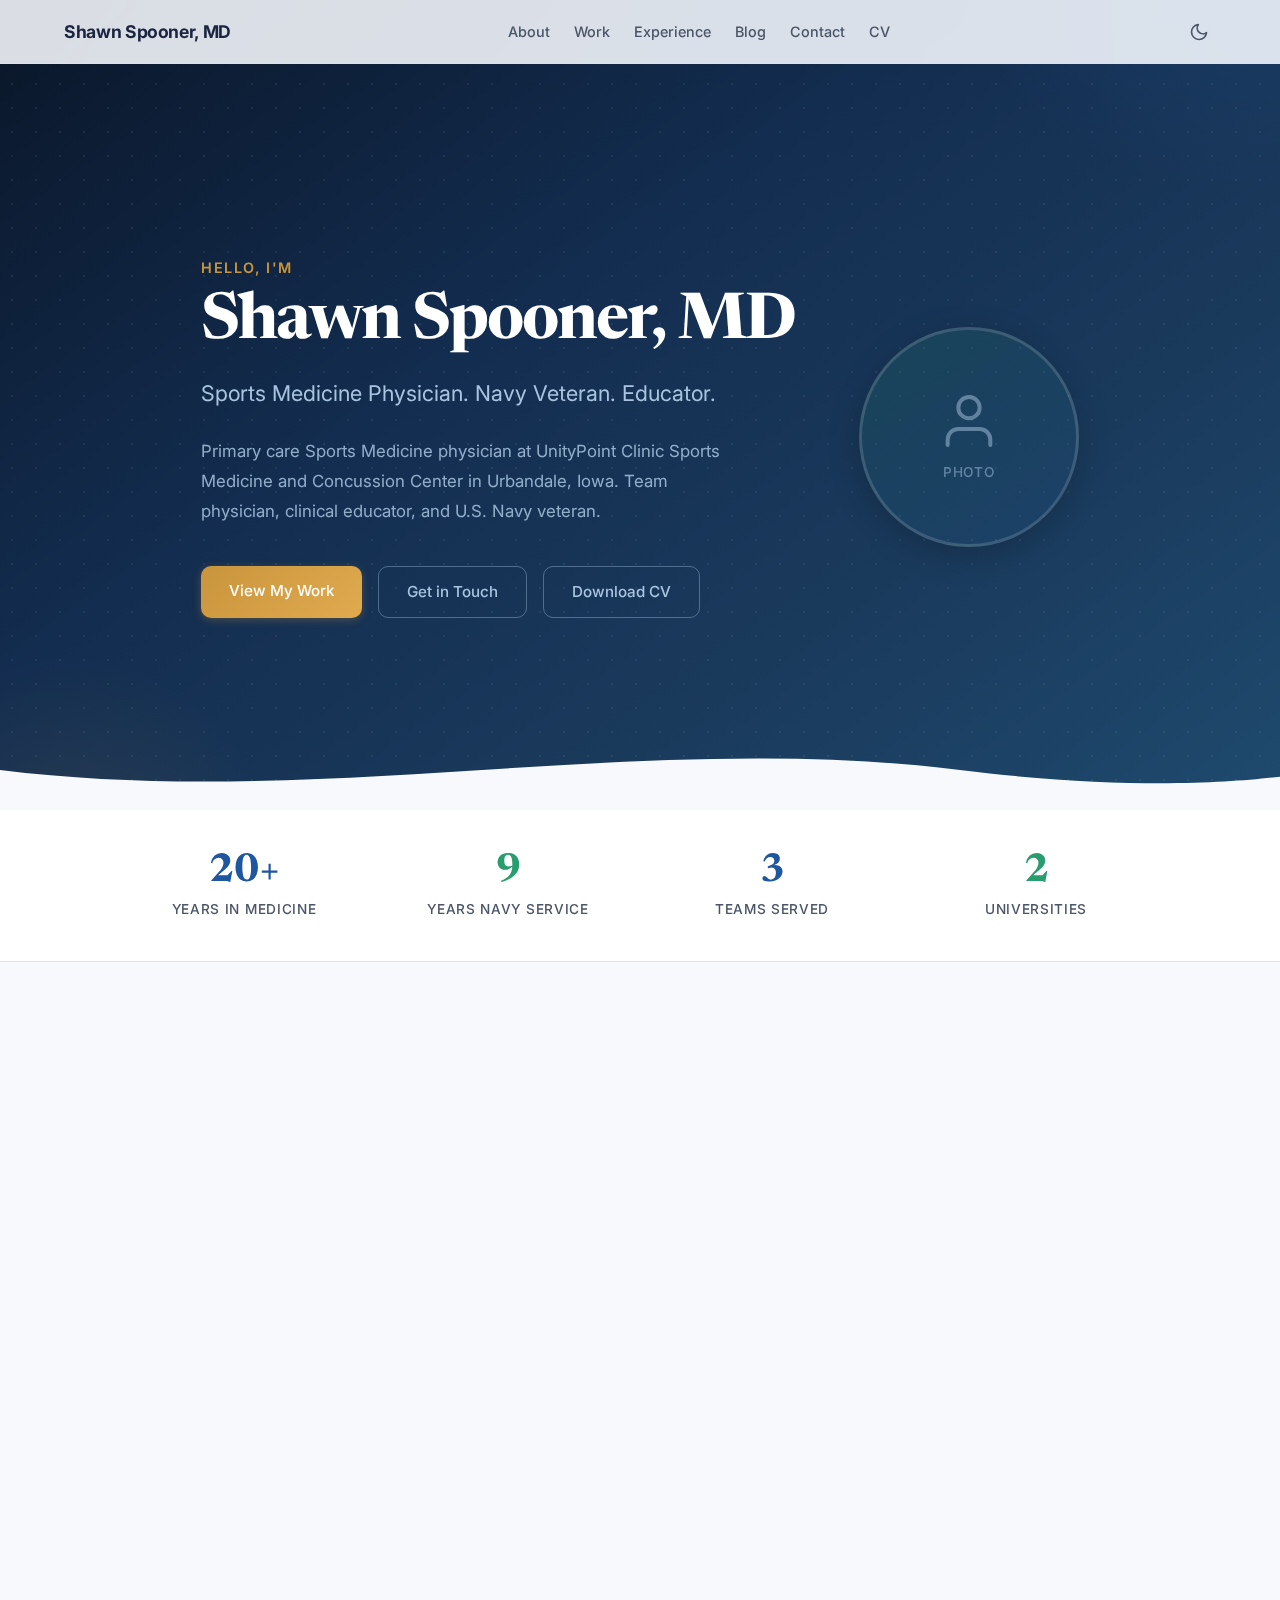
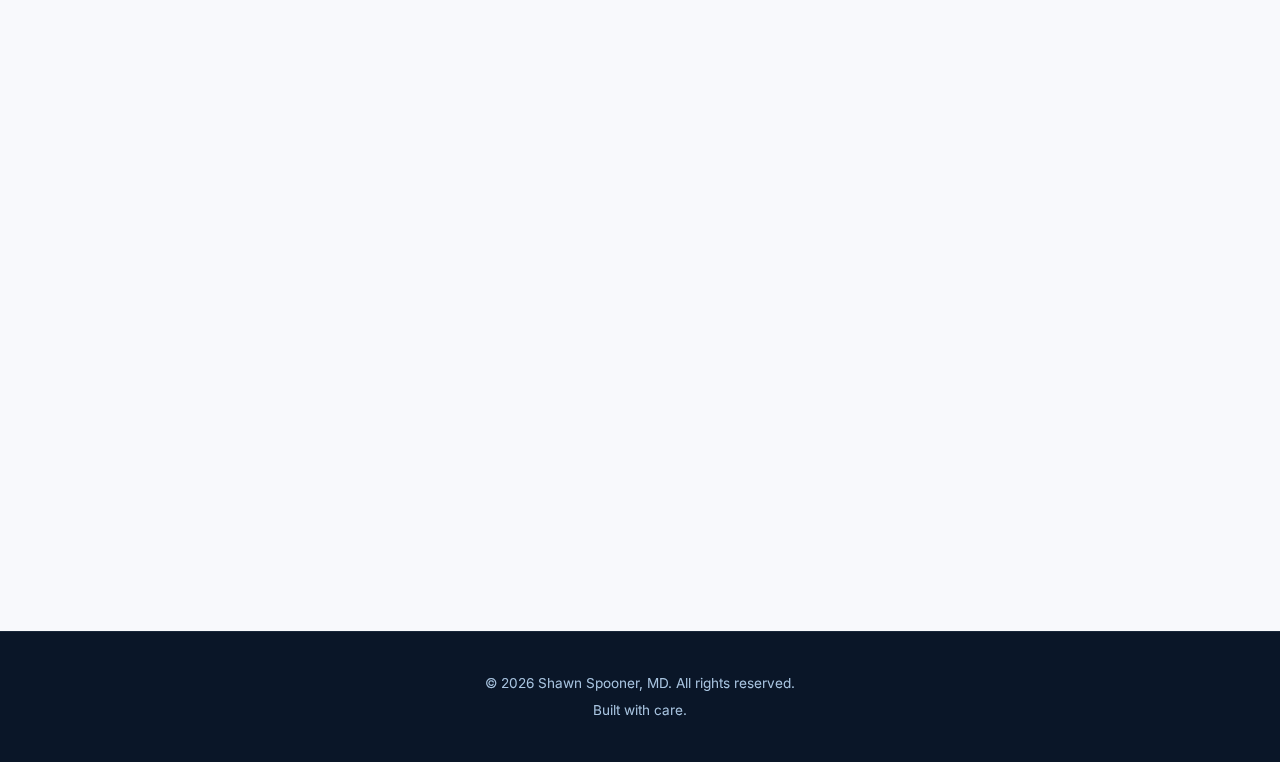
<file: index.html>
<!DOCTYPE html>
<html lang="en">
<head>
    <meta charset="UTF-8">
    <meta name="viewport" content="width=device-width, initial-scale=1.0">
    <title>Shawn Spooner, MD — Sports Medicine Physician</title>
    <meta name="description" content="Dr. Shawn Spooner is a primary care Sports Medicine physician at UnityPoint Clinic in Urbandale, IA. Navy veteran, educator, and team physician.">
    <link rel="preconnect" href="https://fonts.googleapis.com">
    <link rel="preconnect" href="https://fonts.gstatic.com" crossorigin>
    <link href="https://fonts.googleapis.com/css2?family=Inter:wght@400;500;600;700&family=Newsreader:ital,wght@0,400;0,500;0,600;1,400&display=swap" rel="stylesheet">
    <link rel="stylesheet" href="styles.css">
</head>
<body>
    <nav class="nav" id="nav">
        <div class="nav-inner">
            <a href="index.html" class="nav-logo">Shawn Spooner, MD</a>
            <button class="nav-toggle" id="nav-toggle" aria-label="Toggle navigation">
                <span></span>
                <span></span>
                <span></span>
            </button>
            <ul class="nav-links" id="nav-links">
                <li><a href="#about">About</a></li>
                <li><a href="#work">Work</a></li>
                <li><a href="#experience">Experience</a></li>
                <li><a href="blog.html">Blog</a></li>
                <li><a href="#contact">Contact</a></li>
                <li><a href="Spooner%20CV%202025.pdf" target="_blank">CV</a></li>
            </ul>
            <button class="theme-toggle" id="theme-toggle" aria-label="Toggle dark mode">
                <svg class="icon-sun" xmlns="http://www.w3.org/2000/svg" width="20" height="20" viewBox="0 0 24 24" fill="none" stroke="currentColor" stroke-width="2" stroke-linecap="round" stroke-linejoin="round"><circle cx="12" cy="12" r="5"/><line x1="12" y1="1" x2="12" y2="3"/><line x1="12" y1="21" x2="12" y2="23"/><line x1="4.22" y1="4.22" x2="5.64" y2="5.64"/><line x1="18.36" y1="18.36" x2="19.78" y2="19.78"/><line x1="1" y1="12" x2="3" y2="12"/><line x1="21" y1="12" x2="23" y2="12"/><line x1="4.22" y1="19.78" x2="5.64" y2="18.36"/><line x1="18.36" y1="5.64" x2="19.78" y2="4.22"/></svg>
                <svg class="icon-moon" xmlns="http://www.w3.org/2000/svg" width="20" height="20" viewBox="0 0 24 24" fill="none" stroke="currentColor" stroke-width="2" stroke-linecap="round" stroke-linejoin="round"><path d="M21 12.79A9 9 0 1 1 11.21 3 7 7 0 0 0 21 12.79z"/></svg>
            </button>
        </div>
    </nav>

    <header class="hero">
        <div class="hero-dots"></div>
        <div class="container">
            <div class="hero-layout">
                <div class="hero-content">
                    <p class="hero-greeting">Hello, I'm</p>
                    <h1 class="hero-name">Shawn Spooner, MD</h1>
                    <p class="hero-tagline">Sports Medicine Physician. Navy Veteran. Educator.</p>
                    <p class="hero-description">
                        Primary care Sports Medicine physician at UnityPoint Clinic Sports Medicine
                        and Concussion Center in Urbandale, Iowa. Team physician, clinical educator,
                        and U.S. Navy veteran.
                    </p>
                    <div class="hero-cta">
                        <a href="#work" class="btn btn-primary">View My Work</a>
                        <a href="#contact" class="btn btn-secondary">Get in Touch</a>
                        <a href="Spooner%20CV%202025.pdf" target="_blank" class="btn btn-secondary">Download CV</a>
                    </div>
                </div>
                <div class="hero-photo">
                    <div class="hero-photo-placeholder">
                        <svg xmlns="http://www.w3.org/2000/svg" width="64" height="64" viewBox="0 0 24 24" fill="none" stroke="currentColor" stroke-width="1.5" stroke-linecap="round" stroke-linejoin="round"><path d="M20 21v-2a4 4 0 0 0-4-4H8a4 4 0 0 0-4 4v2"></path><circle cx="12" cy="7" r="4"></circle></svg>
                        <span>Photo</span>
                    </div>
                </div>
            </div>
        </div>
        <div class="hero-wave">
            <svg viewBox="0 0 1440 120" preserveAspectRatio="none" xmlns="http://www.w3.org/2000/svg">
                <path d="M0,60 C360,120 720,0 1080,60 C1260,90 1380,80 1440,70 L1440,120 L0,120 Z" fill="#f8f9fc"/>
            </svg>
        </div>
    </header>

    <section class="stats-bar">
        <div class="container">
            <div class="stats-grid">
                <div class="stat-item">
                    <span class="stat-number">20+</span>
                    <span class="stat-label">Years in Medicine</span>
                </div>
                <div class="stat-item">
                    <span class="stat-number">9</span>
                    <span class="stat-label">Years Navy Service</span>
                </div>
                <div class="stat-item">
                    <span class="stat-number">3</span>
                    <span class="stat-label">Teams Served</span>
                </div>
                <div class="stat-item">
                    <span class="stat-number">2</span>
                    <span class="stat-label">Universities</span>
                </div>
            </div>
        </div>
    </section>

    <main>
        <section class="section" id="about">
            <div class="container">
                <h2 class="section-title">About</h2>
                <div class="about-content">
                    <div class="about-text">
                        <p>
                            Dr. Shawn Spooner is a primary care Sports Medicine physician at
                            UnityPoint Clinic Sports Medicine and Concussion Center in Urbandale, Iowa.
                            He completed his Exercise and Sport Science degree at Iowa State University
                            in 2001 prior to earning his medical degree at the University of Iowa in 2005.
                        </p>
                        <p>
                            He completed his family medicine residency training at Naval Hospital
                            Camp Pendleton, CA in 2008, followed by a primary care sports medicine
                            fellowship with Naval Hospital Camp Pendleton / UC San Diego in 2011.
                        </p>
                        <p>
                            Dr. Spooner served as a Medical Officer in the United States Navy for
                            9 years, serving with the Navy and Marine Corps in San Diego, South Korea,
                            Great Lakes IL, and Afghanistan. In Afghanistan, he operated a regional
                            concussion restoration care center specializing in the treatment of
                            combat-related concussion and non-surgical combat-related musculoskeletal injury.
                        </p>
                        <p>
                            He and his family returned to Iowa in 2013 where he now practices primary
                            care sports medicine with UnityPoint Clinic. Dr. Spooner is the team
                            physician for Chow's Gymnastics, Grand View University, and Johnston High School.
                        </p>
                    </div>
                    <div class="about-skills">
                        <h3>Areas of Focus</h3>
                        <div class="focus-grid">
                            <div class="focus-card">
                                <div class="focus-icon">
                                    <svg xmlns="http://www.w3.org/2000/svg" width="28" height="28" viewBox="0 0 24 24" fill="none" stroke="currentColor" stroke-width="2" stroke-linecap="round" stroke-linejoin="round"><path d="M18 20V6a2 2 0 0 0-2-2H8a2 2 0 0 0-2 2v14"/><path d="M2 20h20"/><path d="M14 12v.01"/></svg>
                                </div>
                                <span>Sports Medicine</span>
                            </div>
                            <div class="focus-card">
                                <div class="focus-icon focus-icon--green">
                                    <svg xmlns="http://www.w3.org/2000/svg" width="28" height="28" viewBox="0 0 24 24" fill="none" stroke="currentColor" stroke-width="2" stroke-linecap="round" stroke-linejoin="round"><circle cx="12" cy="12" r="10"/><path d="M12 8v4l2 2"/></svg>
                                </div>
                                <span>Concussion Management</span>
                            </div>
                            <div class="focus-card">
                                <div class="focus-icon">
                                    <svg xmlns="http://www.w3.org/2000/svg" width="28" height="28" viewBox="0 0 24 24" fill="none" stroke="currentColor" stroke-width="2" stroke-linecap="round" stroke-linejoin="round"><path d="M17 21v-2a4 4 0 0 0-3-3.87"/><path d="M7 21v-2a4 4 0 0 1 3-3.87"/><circle cx="12" cy="7" r="4"/></svg>
                                </div>
                                <span>Musculoskeletal Medicine</span>
                            </div>
                            <div class="focus-card">
                                <div class="focus-icon focus-icon--green">
                                    <svg xmlns="http://www.w3.org/2000/svg" width="28" height="28" viewBox="0 0 24 24" fill="none" stroke="currentColor" stroke-width="2" stroke-linecap="round" stroke-linejoin="round"><path d="M17 21v-2a4 4 0 0 0-4-4H5a4 4 0 0 0-4 4v2"/><circle cx="9" cy="7" r="4"/><path d="M23 21v-2a4 4 0 0 0-3-3.87"/><path d="M16 3.13a4 4 0 0 1 0 7.75"/></svg>
                                </div>
                                <span>Team Physician</span>
                            </div>
                            <div class="focus-card">
                                <div class="focus-icon focus-icon--green">
                                    <svg xmlns="http://www.w3.org/2000/svg" width="28" height="28" viewBox="0 0 24 24" fill="none" stroke="currentColor" stroke-width="2" stroke-linecap="round" stroke-linejoin="round"><path d="M2 3h6a4 4 0 0 1 4 4v14a3 3 0 0 0-3-3H2z"/><path d="M22 3h-6a4 4 0 0 0-4 4v14a3 3 0 0 1 3-3h7z"/></svg>
                                </div>
                                <span>Medical Education</span>
                            </div>
                            <div class="focus-card">
                                <div class="focus-icon">
                                    <svg xmlns="http://www.w3.org/2000/svg" width="28" height="28" viewBox="0 0 24 24" fill="none" stroke="currentColor" stroke-width="2" stroke-linecap="round" stroke-linejoin="round"><path d="M22 12h-4l-3 9L9 3l-3 9H2"/></svg>
                                </div>
                                <span>Primary Care</span>
                            </div>
                        </div>
                    </div>
                </div>
            </div>
        </section>

        <div class="wave-divider">
            <svg viewBox="0 0 1440 80" preserveAspectRatio="none" xmlns="http://www.w3.org/2000/svg">
                <path d="M0,40 C480,80 960,0 1440,40 L1440,80 L0,80 Z" fill="#eef1f6"/>
            </svg>
        </div>

        <section class="section section-alt" id="work">
            <div class="container">
                <h2 class="section-title">Clinical Roles</h2>
                <div class="work-grid">
                    <article class="work-card">
                        <div class="work-card-content">
                            <span class="work-card-label">Current Practice</span>
                            <h3 class="work-card-title">UnityPoint Clinic Sports Medicine &amp; Concussion Center</h3>
                            <p class="work-card-description">
                                Primary care sports medicine physician providing comprehensive
                                musculoskeletal care, concussion evaluation and management,
                                and non-operative orthopedic treatment in Urbandale, Iowa.
                            </p>
                            <div class="work-card-tech">
                                <span>Sports Medicine</span>
                                <span>Concussion Care</span>
                                <span>Primary Care</span>
                            </div>
                        </div>
                    </article>

                    <article class="work-card">
                        <div class="work-card-content">
                            <span class="work-card-label">Team Physician</span>
                            <h3 class="work-card-title">Chow's Gymnastics, Grand View University &amp; Johnston High School</h3>
                            <p class="work-card-description">
                                Serving as team physician for athletes across multiple levels
                                of competition, providing sideline coverage, injury evaluation,
                                return-to-play decisions, and ongoing athlete care.
                            </p>
                            <div class="work-card-tech">
                                <span>Gymnastics</span>
                                <span>Collegiate Athletics</span>
                                <span>High School Athletics</span>
                            </div>
                        </div>
                    </article>

                    <article class="work-card">
                        <div class="work-card-content">
                            <span class="work-card-label">Education</span>
                            <h3 class="work-card-title">Medical Education &amp; Teaching</h3>
                            <p class="work-card-description">
                                Clinical educator working with family medicine residents,
                                medical students, and fellows. Committed to training the next
                                generation of physicians in sports medicine and primary care.
                            </p>
                            <div class="work-card-tech">
                                <span>Residents</span>
                                <span>Medical Students</span>
                                <span>Clinical Precepting</span>
                            </div>
                        </div>
                    </article>
                </div>
            </div>
        </section>

        <div class="wave-divider wave-divider--flip">
            <svg viewBox="0 0 1440 80" preserveAspectRatio="none" xmlns="http://www.w3.org/2000/svg">
                <path d="M0,40 C480,0 960,80 1440,40 L1440,80 L0,80 Z" fill="#f8f9fc"/>
            </svg>
        </div>

        <section class="section" id="experience">
            <div class="container">
                <h2 class="section-title">Experience</h2>
                <div class="timeline">
                    <article class="timeline-item">
                        <div class="timeline-marker"></div>
                        <div class="timeline-content">
                            <div class="timeline-header">
                                <h3>Sports Medicine Physician</h3>
                                <span class="timeline-date">2013 &mdash; Present</span>
                            </div>
                            <p class="timeline-company">UnityPoint Clinic, Urbandale, IA</p>
                            <p class="timeline-description">
                                Primary care sports medicine physician at the Sports Medicine and
                                Concussion Center. Team physician for Chow's Gymnastics, Grand View
                                University, and Johnston High School. Clinical educator for residents
                                and medical students.
                            </p>
                        </div>
                    </article>

                    <article class="timeline-item">
                        <div class="timeline-marker"></div>
                        <div class="timeline-content">
                            <div class="timeline-header">
                                <h3>Medical Officer, United States Navy</h3>
                                <span class="timeline-date">2005 &mdash; 2013</span>
                            </div>
                            <p class="timeline-company">U.S. Navy &amp; Marine Corps</p>
                            <p class="timeline-description">
                                Served 9 years as a Naval Medical Officer with assignments in
                                San Diego, South Korea, Great Lakes IL, and Afghanistan. Operated
                                a regional concussion restoration care center in Afghanistan
                                specializing in combat-related concussion and musculoskeletal injury.
                            </p>
                        </div>
                    </article>

                    <article class="timeline-item">
                        <div class="timeline-marker"></div>
                        <div class="timeline-content">
                            <div class="timeline-header">
                                <h3>Sports Medicine Fellowship</h3>
                                <span class="timeline-date">2009 &mdash; 2011</span>
                            </div>
                            <p class="timeline-company">Naval Hospital Camp Pendleton / UC San Diego</p>
                            <p class="timeline-description">
                                Primary care sports medicine fellowship training with combined
                                military and academic clinical experience.
                            </p>
                        </div>
                    </article>

                    <article class="timeline-item">
                        <div class="timeline-marker"></div>
                        <div class="timeline-content">
                            <div class="timeline-header">
                                <h3>Family Medicine Residency</h3>
                                <span class="timeline-date">2005 &mdash; 2008</span>
                            </div>
                            <p class="timeline-company">Naval Hospital Camp Pendleton, CA</p>
                            <p class="timeline-description">
                                Completed family medicine residency training at Naval Hospital
                                Camp Pendleton.
                            </p>
                        </div>
                    </article>

                    <article class="timeline-item">
                        <div class="timeline-marker"></div>
                        <div class="timeline-content">
                            <div class="timeline-header">
                                <h3>Education</h3>
                                <span class="timeline-date">1997 &mdash; 2005</span>
                            </div>
                            <p class="timeline-company">Iowa State University &amp; University of Iowa</p>
                            <p class="timeline-description">
                                B.S. in Exercise and Sport Science from Iowa State University (2001).
                                Doctor of Medicine from the University of Iowa (2005).
                            </p>
                        </div>
                    </article>
                </div>
            </div>
        </section>

        <div class="wave-divider">
            <svg viewBox="0 0 1440 80" preserveAspectRatio="none" xmlns="http://www.w3.org/2000/svg">
                <path d="M0,30 C360,80 1080,0 1440,50 L1440,80 L0,80 Z" fill="#eef1f6"/>
            </svg>
        </div>

        <section class="section section-alt" id="blog">
            <div class="container">
                <h2 class="section-title">Latest Writing</h2>
                <p class="section-subtitle">Thoughts on sports medicine, concussion care, injury prevention, and AI in healthcare.</p>
                <div class="blog-grid">
                    <article class="blog-card">
                        <div class="blog-card-banner blog-card-banner--concussion">
                            <svg xmlns="http://www.w3.org/2000/svg" width="36" height="36" viewBox="0 0 24 24" fill="none" stroke="currentColor" stroke-width="1.5" stroke-linecap="round" stroke-linejoin="round"><circle cx="12" cy="12" r="10"/><path d="M12 2a14.5 14.5 0 0 0 0 20 14.5 14.5 0 0 0 0-20"/><path d="M2 12h20"/></svg>
                        </div>
                        <div class="blog-card-body">
                            <span class="blog-card-date">January 31, 2026</span>
                            <h3 class="blog-card-title">
                                <a href="complex-concussion.html">Understanding Complex Concussion: Beyond the Baseline</a>
                            </h3>
                            <p class="blog-card-excerpt">
                                A look at the challenges of diagnosing and managing complex
                                concussion cases, from prolonged recovery to co-occurring
                                conditions, and what clinicians should watch for.
                            </p>
                        </div>
                    </article>

                    <article class="blog-card">
                        <div class="blog-card-banner blog-card-banner--prevention">
                            <svg xmlns="http://www.w3.org/2000/svg" width="36" height="36" viewBox="0 0 24 24" fill="none" stroke="currentColor" stroke-width="1.5" stroke-linecap="round" stroke-linejoin="round"><path d="M12 22s8-4 8-10V5l-8-3-8 3v7c0 6 8 10 8 10z"/></svg>
                        </div>
                        <div class="blog-card-body">
                            <span class="blog-card-date">Coming Soon</span>
                            <h3 class="blog-card-title">
                                <a href="blog.html">Injury Prevention Strategies for Youth Athletes</a>
                            </h3>
                            <p class="blog-card-excerpt">
                                Practical, evidence-based approaches to reducing injury risk
                                in young athletes, from load management and movement screening
                                to sport specialization considerations.
                            </p>
                        </div>
                    </article>

                    <article class="blog-card">
                        <div class="blog-card-banner blog-card-banner--ai">
                            <svg xmlns="http://www.w3.org/2000/svg" width="36" height="36" viewBox="0 0 24 24" fill="none" stroke="currentColor" stroke-width="1.5" stroke-linecap="round" stroke-linejoin="round"><rect x="4" y="4" width="16" height="16" rx="2"/><rect x="9" y="9" width="6" height="6"/><path d="M15 2v2"/><path d="M15 20v2"/><path d="M2 15h2"/><path d="M2 9h2"/><path d="M20 15h2"/><path d="M20 9h2"/><path d="M9 2v2"/><path d="M9 20v2"/></svg>
                        </div>
                        <div class="blog-card-body">
                            <span class="blog-card-date">Coming Soon</span>
                            <h3 class="blog-card-title">
                                <a href="blog.html">AI in Sports Medicine: Promise and Practical Reality</a>
                            </h3>
                            <p class="blog-card-excerpt">
                                How artificial intelligence is beginning to shape clinical
                                decision-making in sports medicine, and where the technology
                                stands today versus where it's headed.
                            </p>
                        </div>
                    </article>
                </div>
                <div class="blog-cta">
                    <a href="blog.html" class="btn btn-secondary">Read All Posts &rarr;</a>
                </div>
            </div>
        </section>

        <section class="section" id="contact">
            <div class="container">
                <h2 class="section-title">Get in Touch</h2>
                <div class="contact-content">
                    <p class="contact-text">
                        I'm always interested in hearing about new projects, opportunities,
                        and ideas. Whether you want to collaborate, have a question, or just
                        want to say hello, feel free to reach out.
                    </p>
                    <a href="mailto:gocy2000@gmail.com" class="btn btn-primary btn-large">Say Hello</a>
                    <div class="social-links">
                        <a href="https://www.linkedin.com/in/shawn-spooner-md-faafp-caqsm-74551876/" target="_blank" rel="noopener noreferrer" aria-label="LinkedIn">
                            <svg xmlns="http://www.w3.org/2000/svg" width="24" height="24" viewBox="0 0 24 24" fill="none" stroke="currentColor" stroke-width="2" stroke-linecap="round" stroke-linejoin="round"><path d="M16 8a6 6 0 0 1 6 6v7h-4v-7a2 2 0 0 0-2-2 2 2 0 0 0-2 2v7h-4v-7a6 6 0 0 1 6-6z"></path><rect x="2" y="9" width="4" height="12"></rect><circle cx="4" cy="4" r="2"></circle></svg>
                        </a>
                    </div>
                </div>
            </div>
        </section>
    </main>

    <footer class="footer">
        <div class="container">
            <div class="footer-content">
                <p>&copy; 2026 Shawn Spooner, MD. All rights reserved.</p>
                <p class="footer-note">Built with care.</p>
            </div>
        </div>
    </footer>

    <script src="script.js"></script>
</body>
</html>
</file>
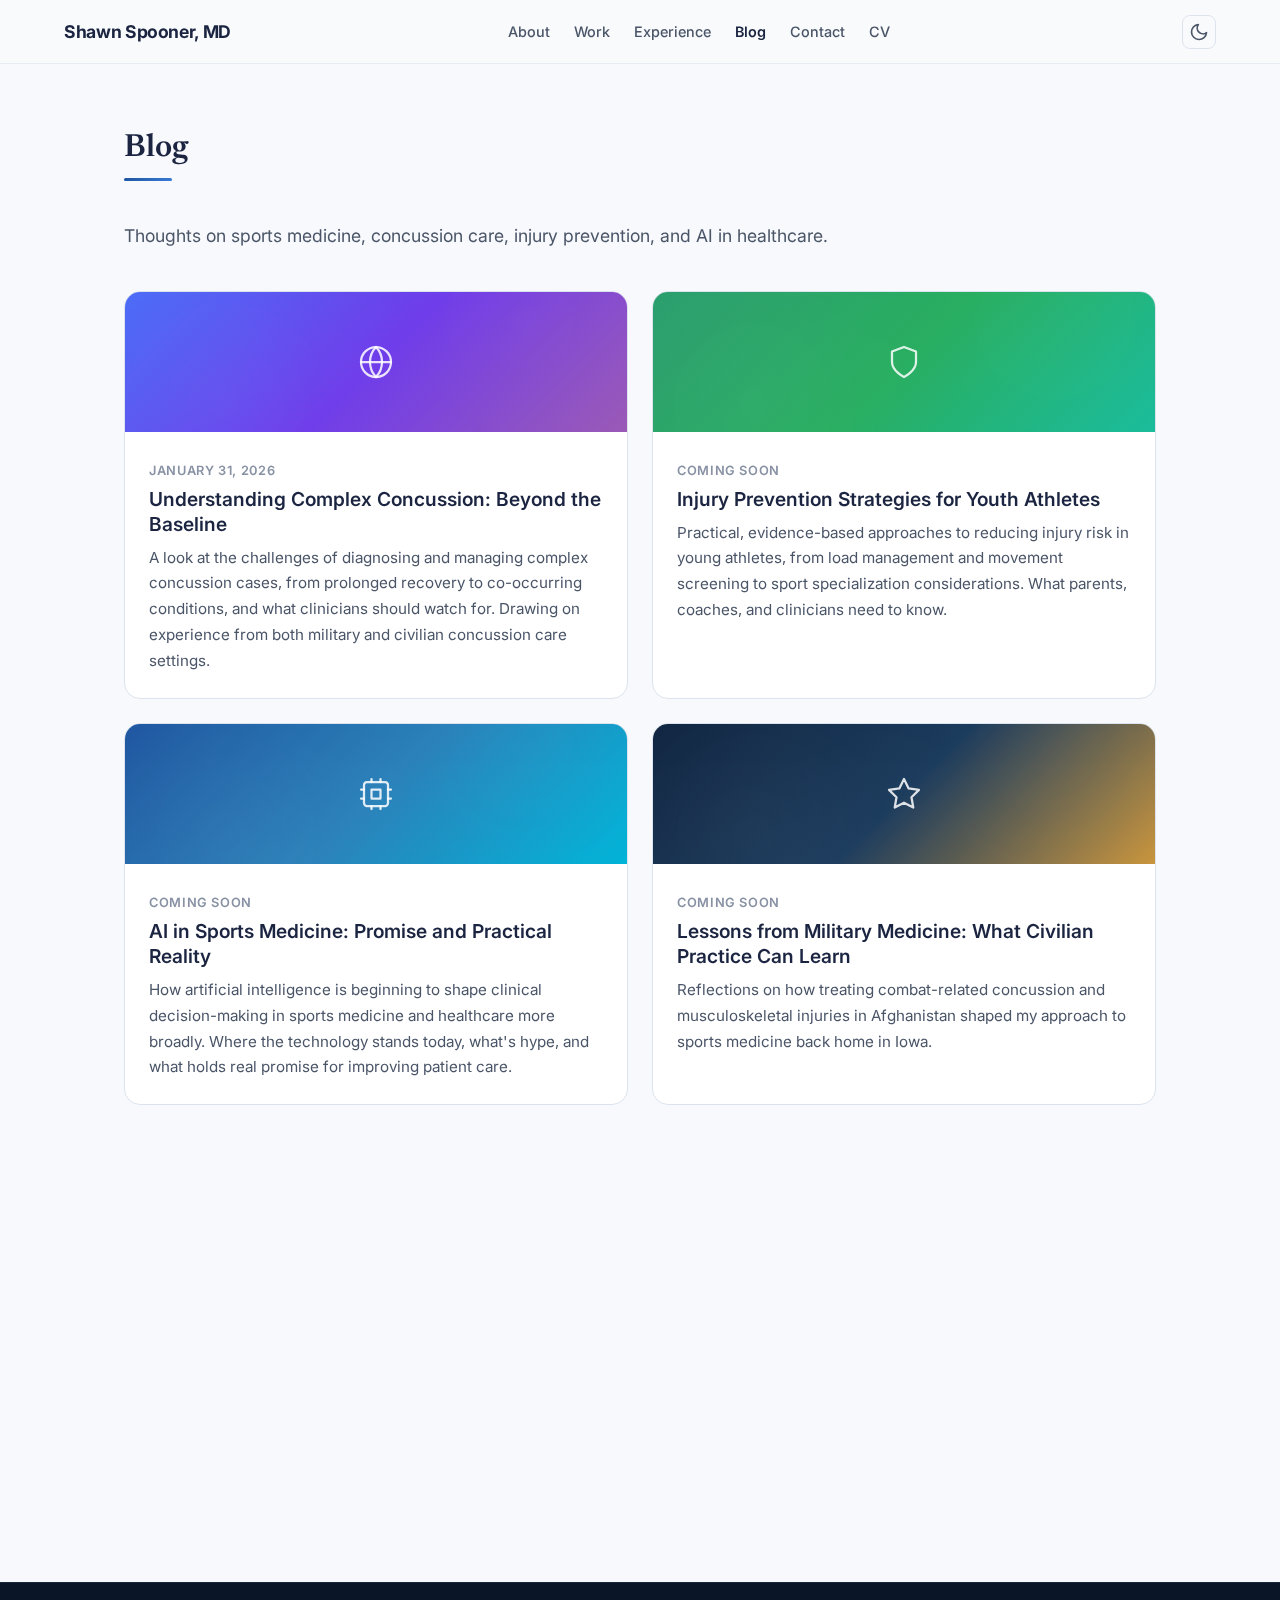
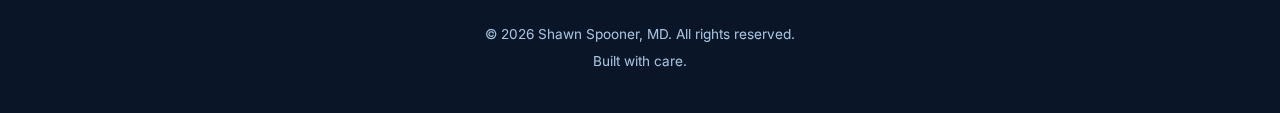
<file: blog.html>
<!DOCTYPE html>
<html lang="en">
<head>
    <meta charset="UTF-8">
    <meta name="viewport" content="width=device-width, initial-scale=1.0">
    <title>Blog — Shawn Spooner, MD</title>
    <meta name="description" content="Thoughts and updates from Dr. Shawn Spooner on sports medicine, concussion care, and clinical practice.">
    <link rel="preconnect" href="https://fonts.googleapis.com">
    <link rel="preconnect" href="https://fonts.gstatic.com" crossorigin>
    <link href="https://fonts.googleapis.com/css2?family=Inter:wght@400;500;600;700&family=Newsreader:ital,wght@0,400;0,500;0,600;1,400&display=swap" rel="stylesheet">
    <link rel="stylesheet" href="styles.css">
</head>
<body>
    <nav class="nav" id="nav">
        <div class="nav-inner">
            <a href="/" class="nav-logo">Shawn Spooner, MD</a>
            <button class="nav-toggle" id="nav-toggle" aria-label="Toggle navigation">
                <span></span>
                <span></span>
                <span></span>
            </button>
            <ul class="nav-links" id="nav-links">
                <li><a href="index.html#about">About</a></li>
                <li><a href="index.html#work">Work</a></li>
                <li><a href="index.html#experience">Experience</a></li>
                <li><a href="blog.html" class="active">Blog</a></li>
                <li><a href="index.html#contact">Contact</a></li>
                <li><a href="Spooner%20CV%202025.pdf" target="_blank">CV</a></li>
            </ul>
            <button class="theme-toggle" id="theme-toggle" aria-label="Toggle dark mode">
                <svg class="icon-sun" xmlns="http://www.w3.org/2000/svg" width="20" height="20" viewBox="0 0 24 24" fill="none" stroke="currentColor" stroke-width="2" stroke-linecap="round" stroke-linejoin="round"><circle cx="12" cy="12" r="5"/><line x1="12" y1="1" x2="12" y2="3"/><line x1="12" y1="21" x2="12" y2="23"/><line x1="4.22" y1="4.22" x2="5.64" y2="5.64"/><line x1="18.36" y1="18.36" x2="19.78" y2="19.78"/><line x1="1" y1="12" x2="3" y2="12"/><line x1="21" y1="12" x2="23" y2="12"/><line x1="4.22" y1="19.78" x2="5.64" y2="18.36"/><line x1="18.36" y1="5.64" x2="19.78" y2="4.22"/></svg>
                <svg class="icon-moon" xmlns="http://www.w3.org/2000/svg" width="20" height="20" viewBox="0 0 24 24" fill="none" stroke="currentColor" stroke-width="2" stroke-linecap="round" stroke-linejoin="round"><path d="M21 12.79A9 9 0 1 1 11.21 3 7 7 0 0 0 21 12.79z"/></svg>
            </button>
        </div>
    </nav>

    <main>
        <section class="section blog-page">
            <div class="container">
                <header class="blog-page-header">
                    <h1 class="section-title">Blog</h1>
                    <p class="section-subtitle">Thoughts on sports medicine, concussion care, injury prevention, and AI in healthcare.</p>
                </header>

                <div class="blog-list">
                    <article class="blog-card">
                        <div class="blog-card-banner blog-card-banner--concussion">
                            <svg xmlns="http://www.w3.org/2000/svg" width="36" height="36" viewBox="0 0 24 24" fill="none" stroke="currentColor" stroke-width="1.5" stroke-linecap="round" stroke-linejoin="round"><circle cx="12" cy="12" r="10"/><path d="M12 2a14.5 14.5 0 0 0 0 20 14.5 14.5 0 0 0 0-20"/><path d="M2 12h20"/></svg>
                        </div>
                        <div class="blog-card-body">
                            <span class="blog-card-date">January 31, 2026</span>
                            <h3 class="blog-card-title">
                                <a href="complex-concussion.html">Understanding Complex Concussion: Beyond the Baseline</a>
                            </h3>
                            <p class="blog-card-excerpt">
                                A look at the challenges of diagnosing and managing complex
                                concussion cases, from prolonged recovery to co-occurring
                                conditions, and what clinicians should watch for. Drawing on
                                experience from both military and civilian concussion care settings.
                            </p>
                        </div>
                    </article>

                    <article class="blog-card">
                        <div class="blog-card-banner blog-card-banner--prevention">
                            <svg xmlns="http://www.w3.org/2000/svg" width="36" height="36" viewBox="0 0 24 24" fill="none" stroke="currentColor" stroke-width="1.5" stroke-linecap="round" stroke-linejoin="round"><path d="M12 22s8-4 8-10V5l-8-3-8 3v7c0 6 8 10 8 10z"/></svg>
                        </div>
                        <div class="blog-card-body">
                            <span class="blog-card-date">Coming Soon</span>
                            <h3 class="blog-card-title">
                                <a href="#">Injury Prevention Strategies for Youth Athletes</a>
                            </h3>
                            <p class="blog-card-excerpt">
                                Practical, evidence-based approaches to reducing injury risk
                                in young athletes, from load management and movement screening
                                to sport specialization considerations. What parents, coaches,
                                and clinicians need to know.
                            </p>
                        </div>
                    </article>

                    <article class="blog-card">
                        <div class="blog-card-banner blog-card-banner--ai">
                            <svg xmlns="http://www.w3.org/2000/svg" width="36" height="36" viewBox="0 0 24 24" fill="none" stroke="currentColor" stroke-width="1.5" stroke-linecap="round" stroke-linejoin="round"><rect x="4" y="4" width="16" height="16" rx="2"/><rect x="9" y="9" width="6" height="6"/><path d="M15 2v2"/><path d="M15 20v2"/><path d="M2 15h2"/><path d="M2 9h2"/><path d="M20 15h2"/><path d="M20 9h2"/><path d="M9 2v2"/><path d="M9 20v2"/></svg>
                        </div>
                        <div class="blog-card-body">
                            <span class="blog-card-date">Coming Soon</span>
                            <h3 class="blog-card-title">
                                <a href="#">AI in Sports Medicine: Promise and Practical Reality</a>
                            </h3>
                            <p class="blog-card-excerpt">
                                How artificial intelligence is beginning to shape clinical
                                decision-making in sports medicine and healthcare more broadly.
                                Where the technology stands today, what's hype, and what holds
                                real promise for improving patient care.
                            </p>
                        </div>
                    </article>

                    <article class="blog-card">
                        <div class="blog-card-banner blog-card-banner--military">
                            <svg xmlns="http://www.w3.org/2000/svg" width="36" height="36" viewBox="0 0 24 24" fill="none" stroke="currentColor" stroke-width="1.5" stroke-linecap="round" stroke-linejoin="round"><polygon points="12 2 15.09 8.26 22 9.27 17 14.14 18.18 21.02 12 17.77 5.82 21.02 7 14.14 2 9.27 8.91 8.26 12 2"/></svg>
                        </div>
                        <div class="blog-card-body">
                            <span class="blog-card-date">Coming Soon</span>
                            <h3 class="blog-card-title">
                                <a href="#">Lessons from Military Medicine: What Civilian Practice Can Learn</a>
                            </h3>
                            <p class="blog-card-excerpt">
                                Reflections on how treating combat-related concussion and
                                musculoskeletal injuries in Afghanistan shaped my approach to
                                sports medicine back home in Iowa.
                            </p>
                        </div>
                    </article>

                    <article class="blog-card">
                        <div class="blog-card-banner blog-card-banner--sideline">
                            <svg xmlns="http://www.w3.org/2000/svg" width="36" height="36" viewBox="0 0 24 24" fill="none" stroke="currentColor" stroke-width="1.5" stroke-linecap="round" stroke-linejoin="round"><polyline points="22 12 18 12 15 21 9 3 6 12 2 12"/></svg>
                        </div>
                        <div class="blog-card-body">
                            <span class="blog-card-date">Coming Soon</span>
                            <h3 class="blog-card-title">
                                <a href="#">The Team Physician's Sideline: What Really Happens on Game Day</a>
                            </h3>
                            <p class="blog-card-excerpt">
                                A behind-the-scenes look at the role of a team physician during
                                competition — from pre-game preparation and real-time injury
                                evaluation to the return-to-play decisions that matter most.
                            </p>
                        </div>
                    </article>
                </div>
            </div>
        </section>
    </main>

    <footer class="footer">
        <div class="container">
            <div class="footer-content">
                <p>&copy; 2026 Shawn Spooner, MD. All rights reserved.</p>
                <p class="footer-note">Built with care.</p>
            </div>
        </div>
    </footer>

    <script src="script.js"></script>
</body>
</html>
</file>
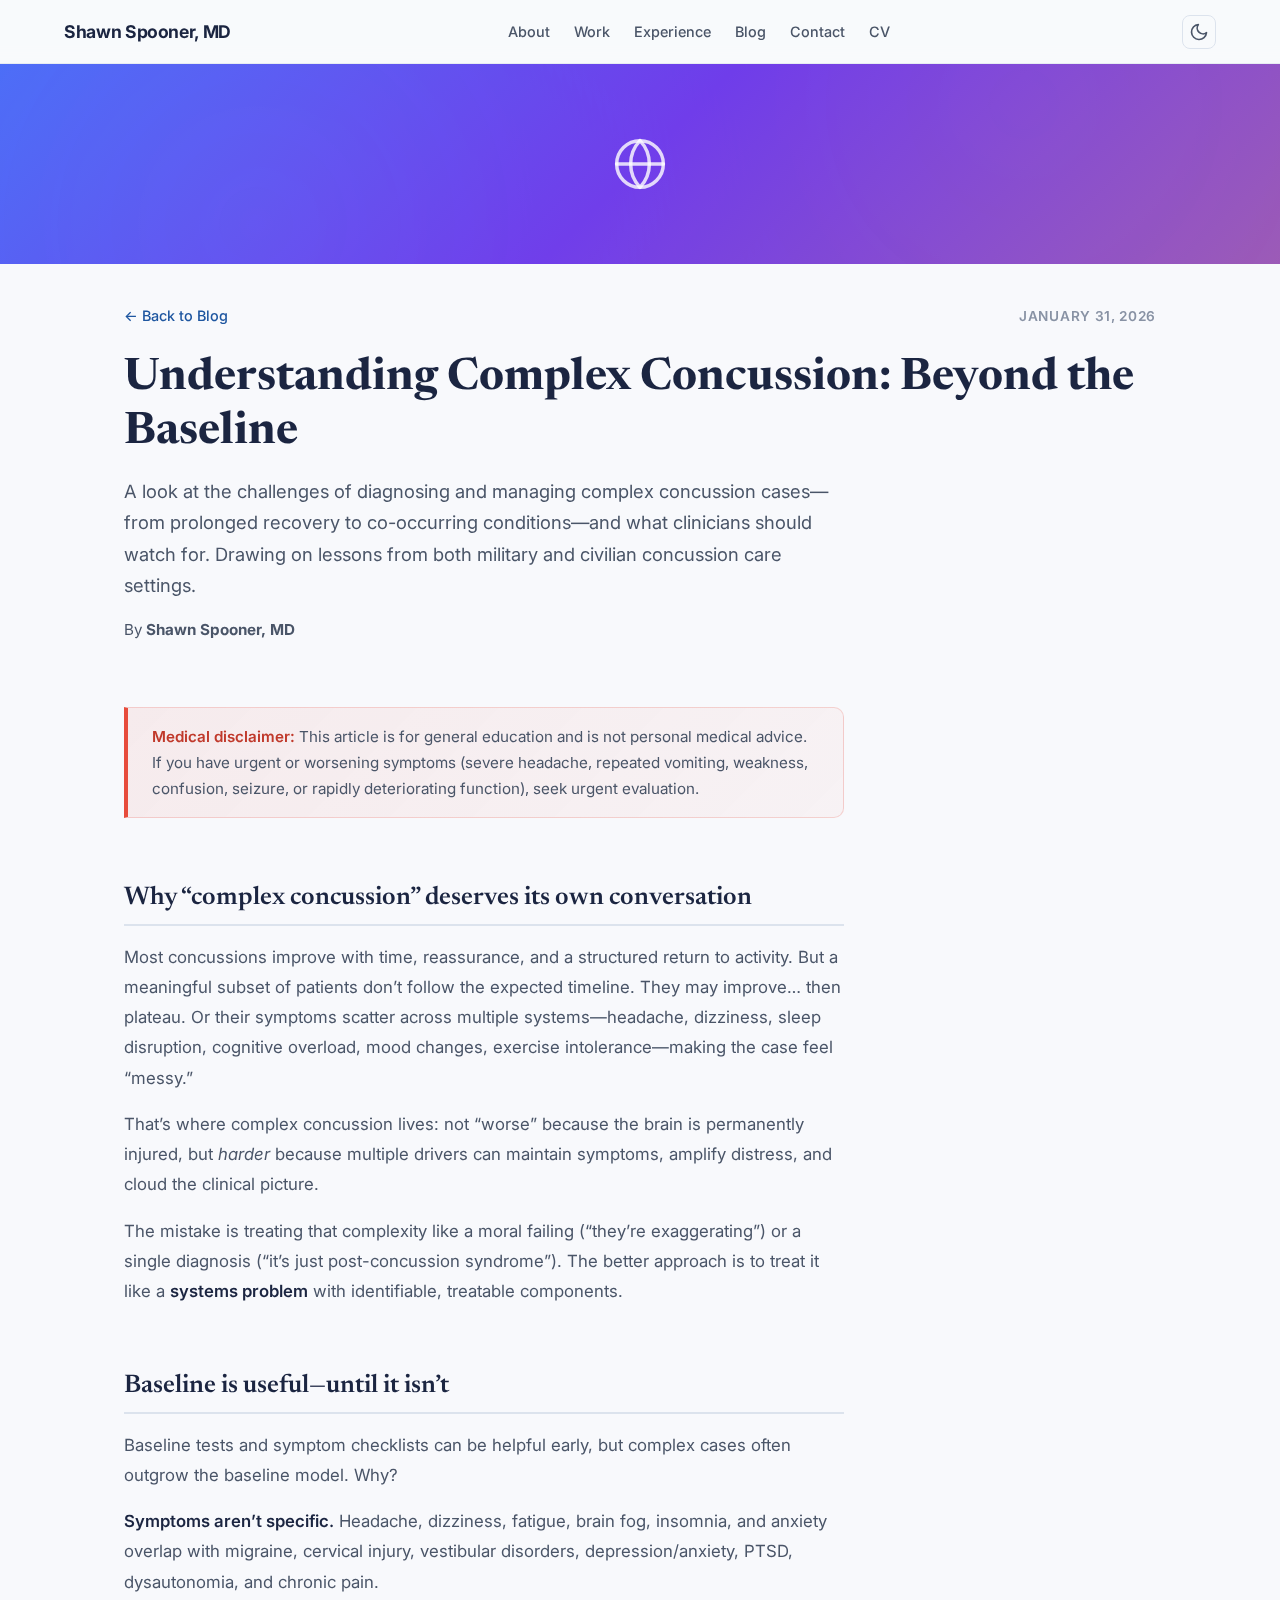
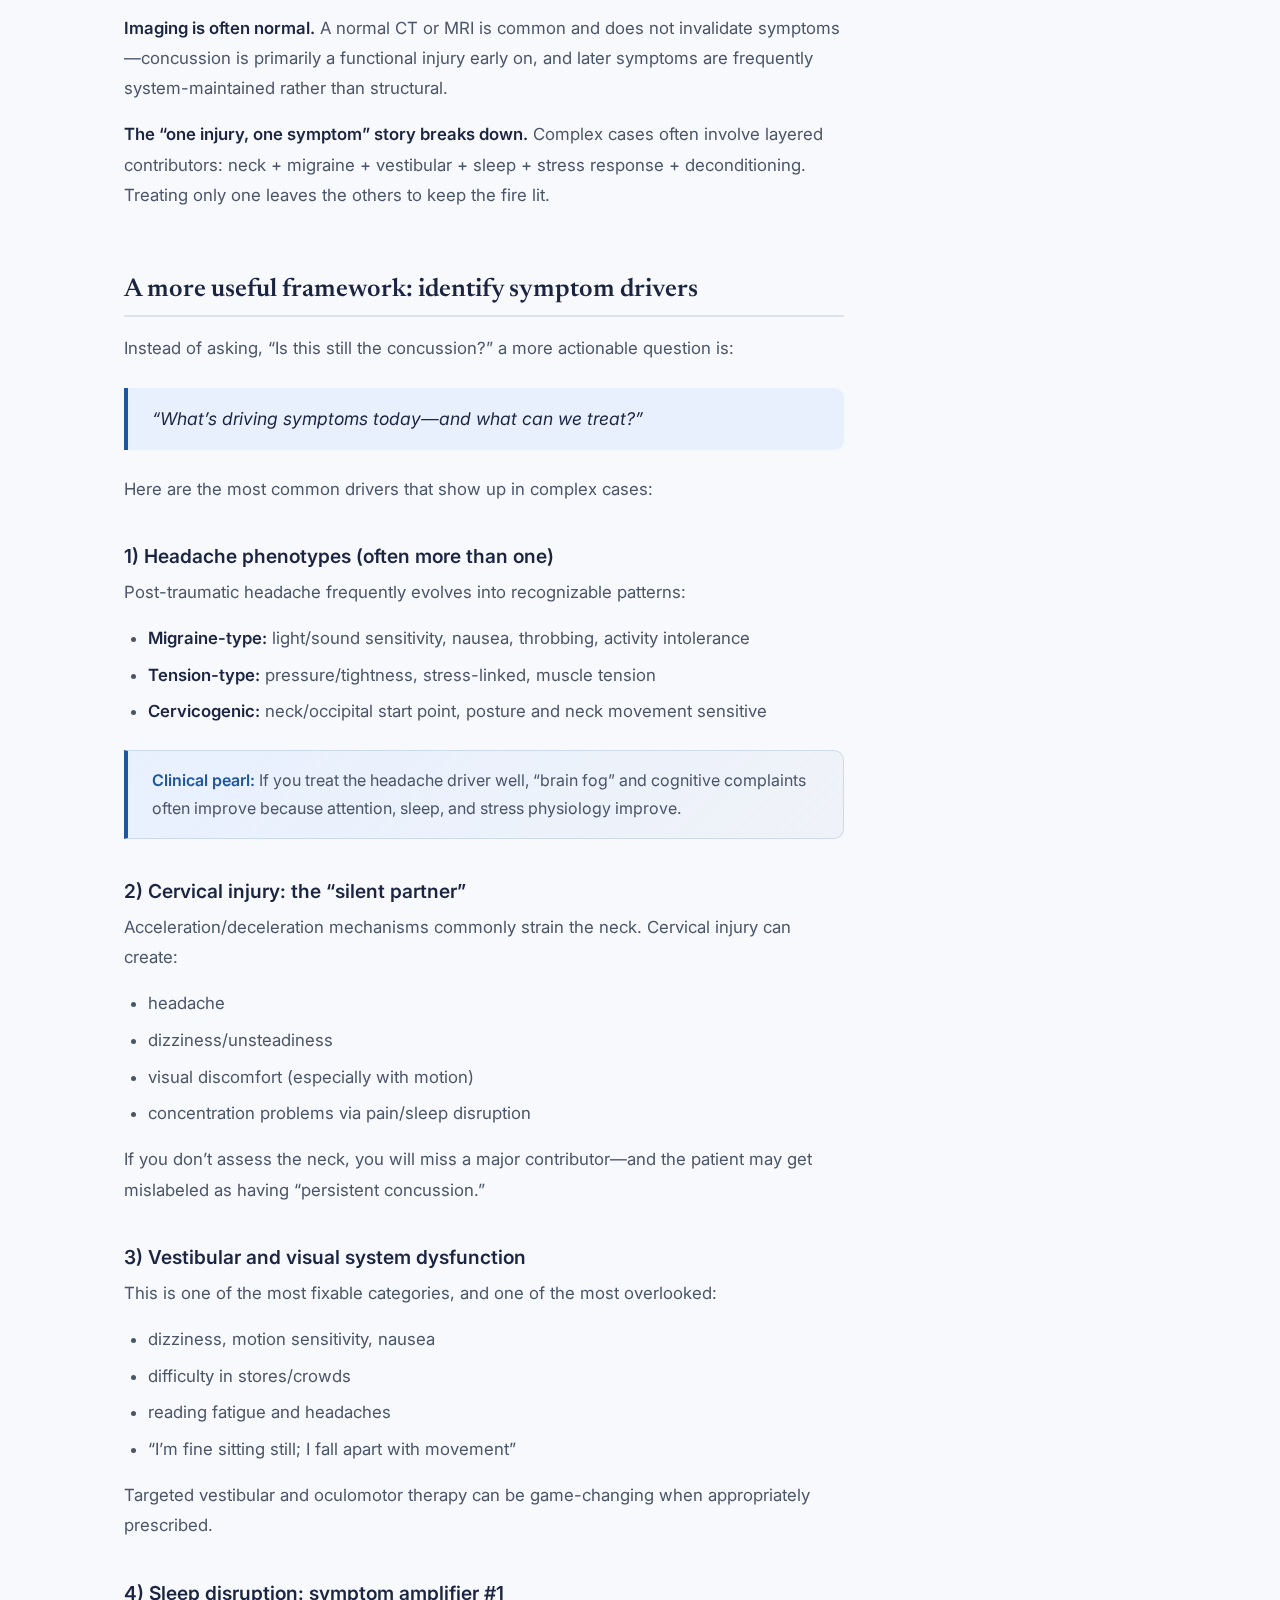
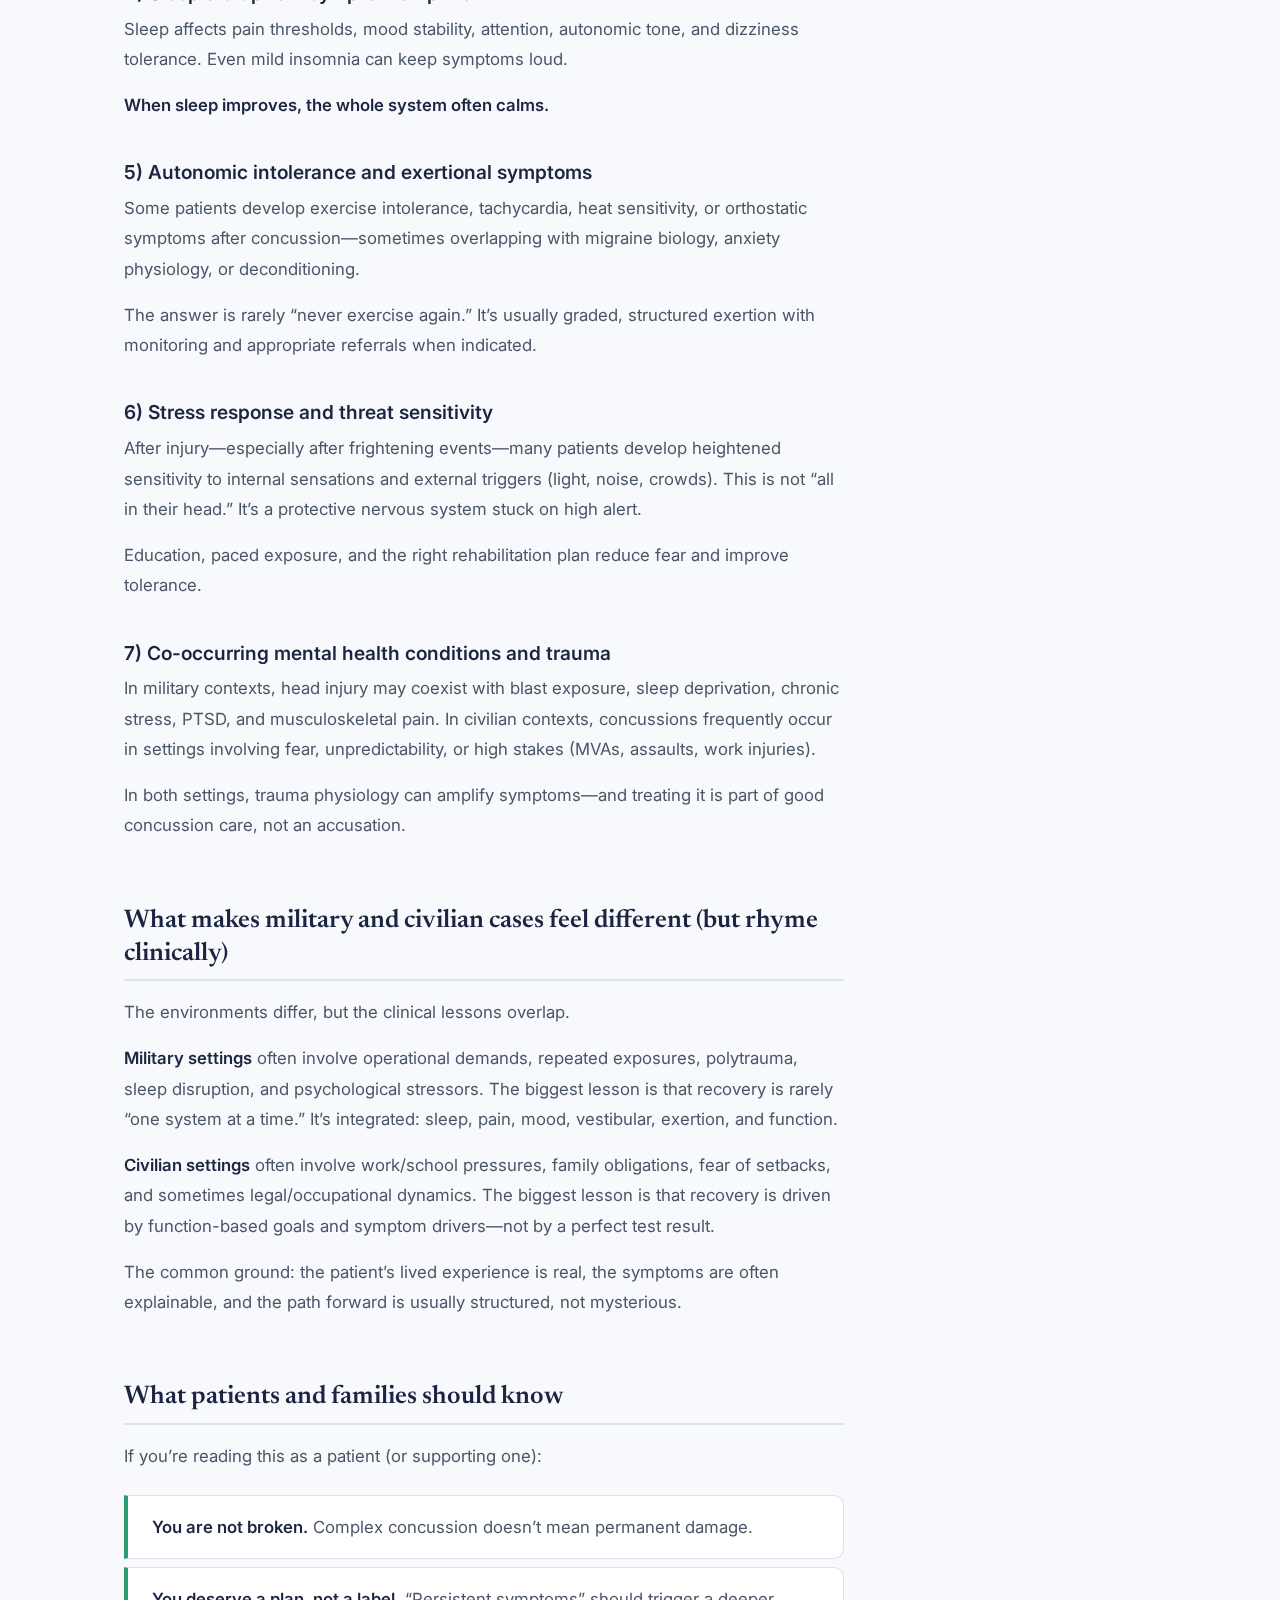
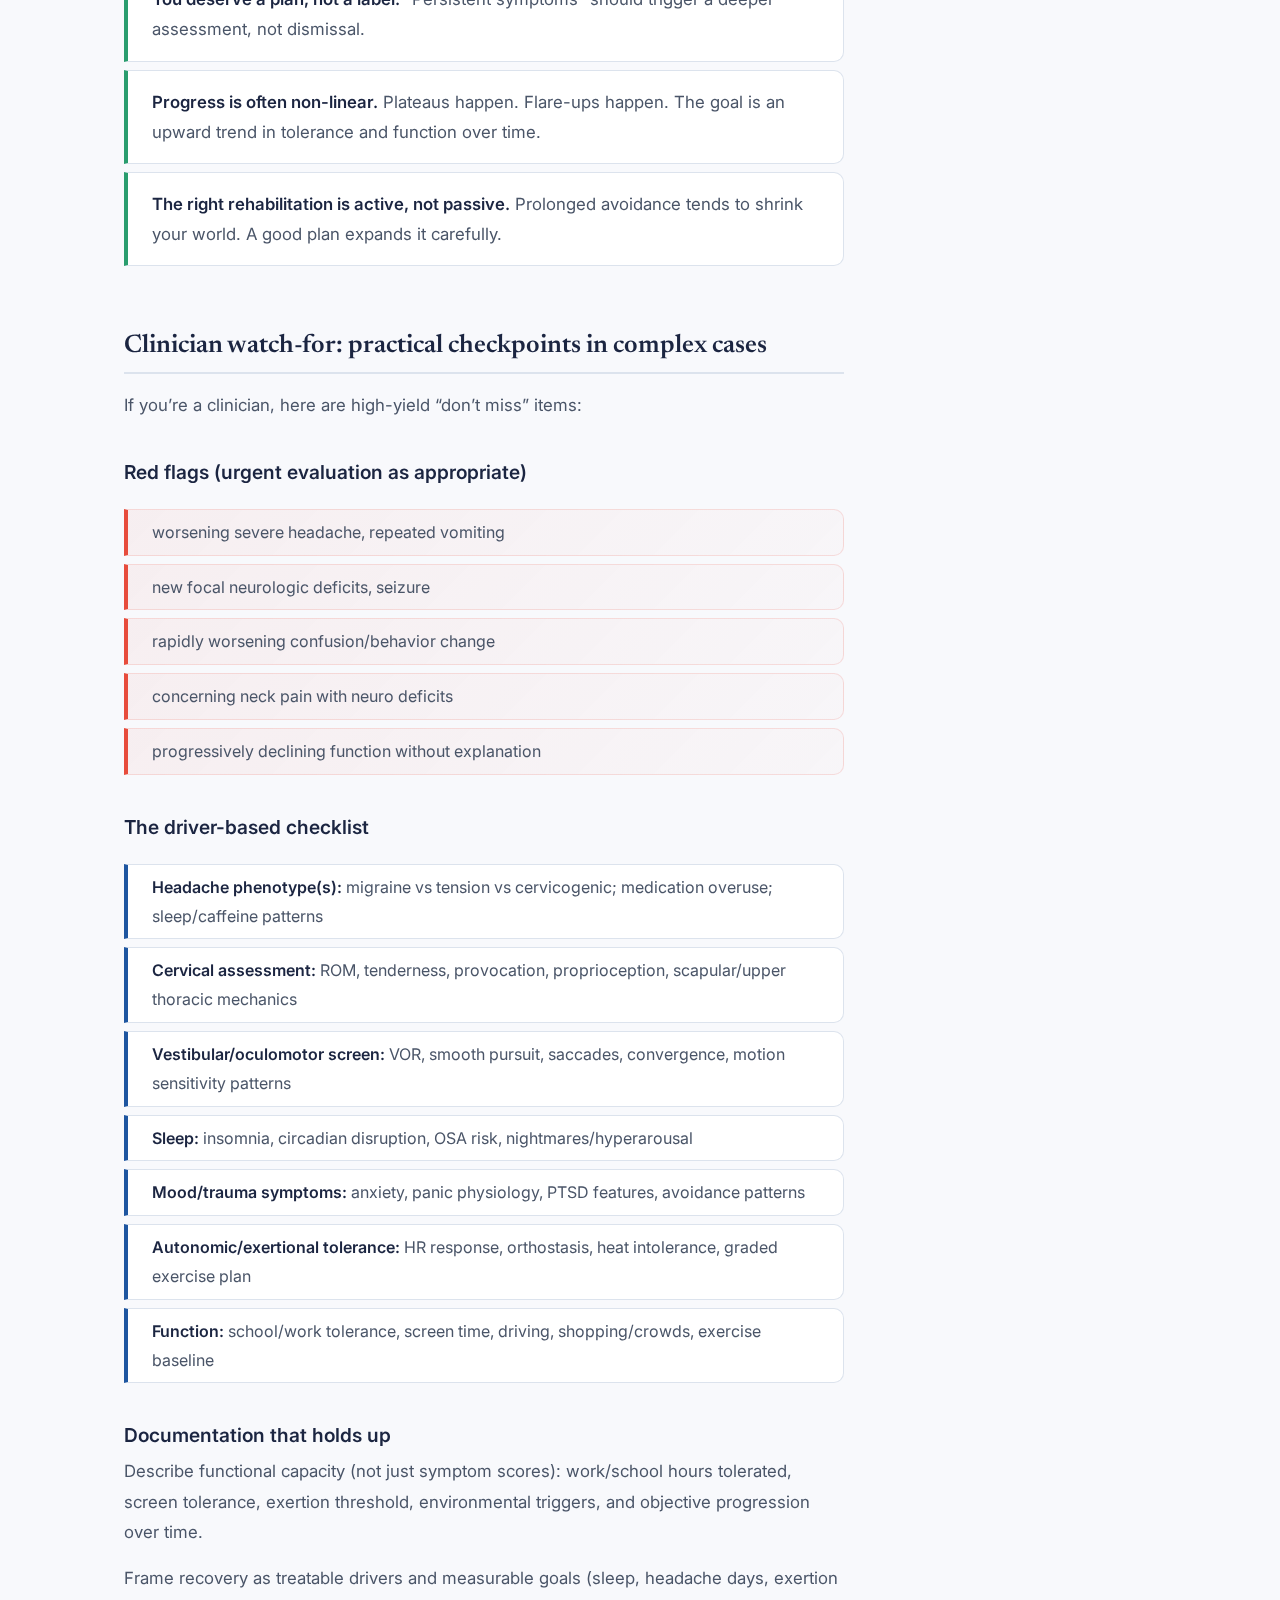
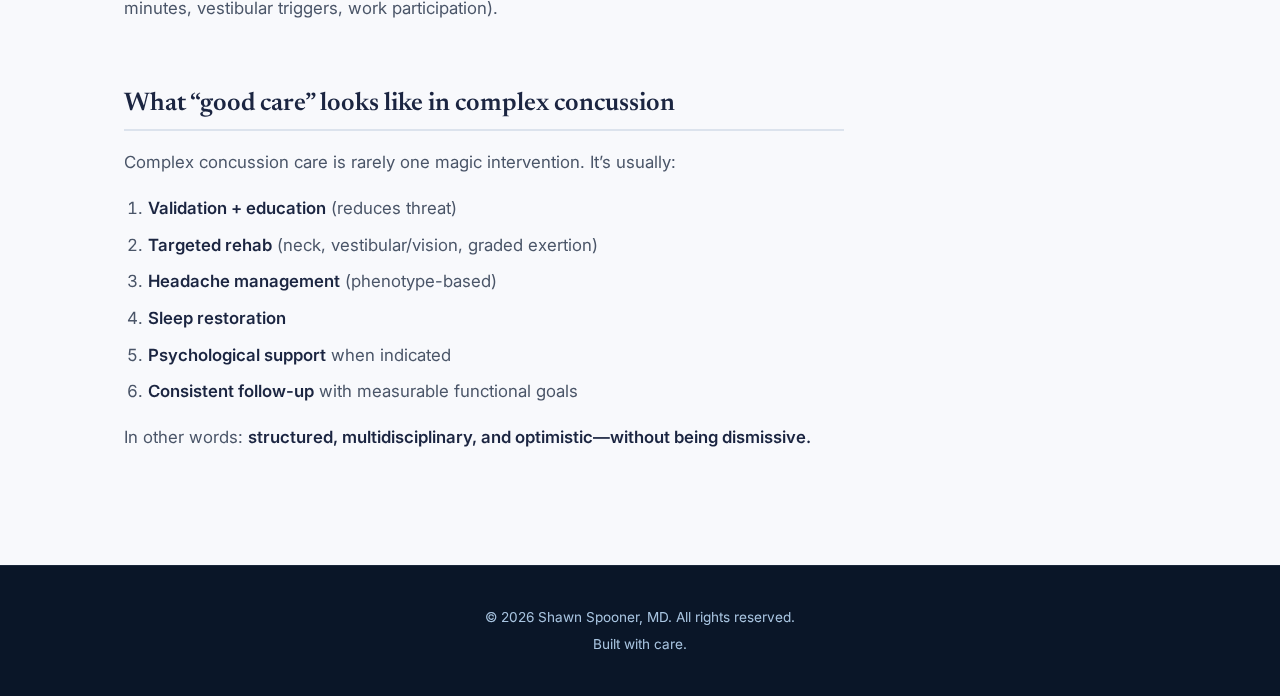
<file: complex-concussion.html>
<!DOCTYPE html>
<html lang="en">
<head>
    <meta charset="UTF-8">
    <meta name="viewport" content="width=device-width, initial-scale=1.0">
    <title>Understanding Complex Concussion: Beyond the Baseline — Shawn Spooner, MD</title>
    <meta name="description" content="A look at the challenges of diagnosing and managing complex concussion cases—from prolonged recovery to co-occurring conditions—and what clinicians should watch for.">
    <link rel="preconnect" href="https://fonts.googleapis.com">
    <link rel="preconnect" href="https://fonts.gstatic.com" crossorigin>
    <link href="https://fonts.googleapis.com/css2?family=Inter:wght@400;500;600;700&family=Newsreader:ital,wght@0,400;0,500;0,600;1,400&display=swap" rel="stylesheet">
    <link rel="stylesheet" href="styles.css">
</head>
<body>
    <nav class="nav" id="nav">
        <div class="nav-inner">
            <a href="index.html" class="nav-logo">Shawn Spooner, MD</a>
            <button class="nav-toggle" id="nav-toggle" aria-label="Toggle navigation">
                <span></span>
                <span></span>
                <span></span>
            </button>
            <ul class="nav-links" id="nav-links">
                <li><a href="index.html#about">About</a></li>
                <li><a href="index.html#work">Work</a></li>
                <li><a href="index.html#experience">Experience</a></li>
                <li><a href="blog.html">Blog</a></li>
                <li><a href="index.html#contact">Contact</a></li>
                <li><a href="Spooner%20CV%202025.pdf" target="_blank">CV</a></li>
            </ul>
            <button class="theme-toggle" id="theme-toggle" aria-label="Toggle dark mode">
                <svg class="icon-sun" xmlns="http://www.w3.org/2000/svg" width="20" height="20" viewBox="0 0 24 24" fill="none" stroke="currentColor" stroke-width="2" stroke-linecap="round" stroke-linejoin="round"><circle cx="12" cy="12" r="5"/><line x1="12" y1="1" x2="12" y2="3"/><line x1="12" y1="21" x2="12" y2="23"/><line x1="4.22" y1="4.22" x2="5.64" y2="5.64"/><line x1="18.36" y1="18.36" x2="19.78" y2="19.78"/><line x1="1" y1="12" x2="3" y2="12"/><line x1="21" y1="12" x2="23" y2="12"/><line x1="4.22" y1="19.78" x2="5.64" y2="18.36"/><line x1="18.36" y1="5.64" x2="19.78" y2="4.22"/></svg>
                <svg class="icon-moon" xmlns="http://www.w3.org/2000/svg" width="20" height="20" viewBox="0 0 24 24" fill="none" stroke="currentColor" stroke-width="2" stroke-linecap="round" stroke-linejoin="round"><path d="M21 12.79A9 9 0 1 1 11.21 3 7 7 0 0 0 21 12.79z"/></svg>
            </button>
        </div>
    </nav>

    <main>
        <article class="blog-post">
            <header class="blog-post-header">
                <div class="blog-post-banner blog-card-banner--concussion">
                    <svg xmlns="http://www.w3.org/2000/svg" width="56" height="56" viewBox="0 0 24 24" fill="none" stroke="currentColor" stroke-width="1.5" stroke-linecap="round" stroke-linejoin="round"><circle cx="12" cy="12" r="10"/><path d="M12 2a14.5 14.5 0 0 0 0 20 14.5 14.5 0 0 0 0-20"/><path d="M2 12h20"/></svg>
                </div>
                <div class="container">
                    <div class="blog-post-meta">
                        <a href="blog.html" class="blog-post-back">&larr; Back to Blog</a>
                        <time class="blog-post-date">January 31, 2026</time>
                    </div>
                    <h1 class="blog-post-title">Understanding Complex Concussion: Beyond the Baseline</h1>
                    <p class="blog-post-subtitle">A look at the challenges of diagnosing and managing complex concussion cases&mdash;from prolonged recovery to co-occurring conditions&mdash;and what clinicians should watch for. Drawing on lessons from both military and civilian concussion care settings.</p>
                    <div class="blog-post-author">
                        <span>By <strong>Shawn Spooner, MD</strong></span>
                    </div>
                </div>
            </header>

            <div class="container">
                <div class="blog-post-content">

                    <div class="blog-post-disclaimer">
                        <strong>Medical disclaimer:</strong> This article is for general education and is not personal medical advice. If you have urgent or worsening symptoms (severe headache, repeated vomiting, weakness, confusion, seizure, or rapidly deteriorating function), seek urgent evaluation.
                    </div>

                    <h2>Why &ldquo;complex concussion&rdquo; deserves its own conversation</h2>

                    <p>Most concussions improve with time, reassurance, and a structured return to activity. But a meaningful subset of patients don&rsquo;t follow the expected timeline. They may improve&hellip; then plateau. Or their symptoms scatter across multiple systems&mdash;headache, dizziness, sleep disruption, cognitive overload, mood changes, exercise intolerance&mdash;making the case feel &ldquo;messy.&rdquo;</p>

                    <p>That&rsquo;s where complex concussion lives: not &ldquo;worse&rdquo; because the brain is permanently injured, but <em>harder</em> because multiple drivers can maintain symptoms, amplify distress, and cloud the clinical picture.</p>

                    <p>The mistake is treating that complexity like a moral failing (&ldquo;they&rsquo;re exaggerating&rdquo;) or a single diagnosis (&ldquo;it&rsquo;s just post-concussion syndrome&rdquo;). The better approach is to treat it like a <strong>systems problem</strong> with identifiable, treatable components.</p>

                    <h2>Baseline is useful&mdash;until it isn&rsquo;t</h2>

                    <p>Baseline tests and symptom checklists can be helpful early, but complex cases often outgrow the baseline model. Why?</p>

                    <p><strong>Symptoms aren&rsquo;t specific.</strong> Headache, dizziness, fatigue, brain fog, insomnia, and anxiety overlap with migraine, cervical injury, vestibular disorders, depression/anxiety, PTSD, dysautonomia, and chronic pain.</p>

                    <p><strong>Imaging is often normal.</strong> A normal CT or MRI is common and does not invalidate symptoms&mdash;concussion is primarily a functional injury early on, and later symptoms are frequently system-maintained rather than structural.</p>

                    <p><strong>The &ldquo;one injury, one symptom&rdquo; story breaks down.</strong> Complex cases often involve layered contributors: neck + migraine + vestibular + sleep + stress response + deconditioning. Treating only one leaves the others to keep the fire lit.</p>

                    <h2>A more useful framework: identify symptom drivers</h2>

                    <p>Instead of asking, &ldquo;Is this still the concussion?&rdquo; a more actionable question is:</p>

                    <blockquote>
                        &ldquo;What&rsquo;s driving symptoms today&mdash;and what can we treat?&rdquo;
                    </blockquote>

                    <p>Here are the most common drivers that show up in complex cases:</p>

                    <h3>1) Headache phenotypes (often more than one)</h3>

                    <p>Post-traumatic headache frequently evolves into recognizable patterns:</p>

                    <ul>
                        <li><strong>Migraine-type:</strong> light/sound sensitivity, nausea, throbbing, activity intolerance</li>
                        <li><strong>Tension-type:</strong> pressure/tightness, stress-linked, muscle tension</li>
                        <li><strong>Cervicogenic:</strong> neck/occipital start point, posture and neck movement sensitive</li>
                    </ul>

                    <div class="blog-post-callout">
                        <strong>Clinical pearl:</strong> If you treat the headache driver well, &ldquo;brain fog&rdquo; and cognitive complaints often improve because attention, sleep, and stress physiology improve.
                    </div>

                    <h3>2) Cervical injury: the &ldquo;silent partner&rdquo;</h3>

                    <p>Acceleration/deceleration mechanisms commonly strain the neck. Cervical injury can create:</p>

                    <ul>
                        <li>headache</li>
                        <li>dizziness/unsteadiness</li>
                        <li>visual discomfort (especially with motion)</li>
                        <li>concentration problems via pain/sleep disruption</li>
                    </ul>

                    <p>If you don&rsquo;t assess the neck, you will miss a major contributor&mdash;and the patient may get mislabeled as having &ldquo;persistent concussion.&rdquo;</p>

                    <h3>3) Vestibular and visual system dysfunction</h3>

                    <p>This is one of the most fixable categories, and one of the most overlooked:</p>

                    <ul>
                        <li>dizziness, motion sensitivity, nausea</li>
                        <li>difficulty in stores/crowds</li>
                        <li>reading fatigue and headaches</li>
                        <li>&ldquo;I&rsquo;m fine sitting still; I fall apart with movement&rdquo;</li>
                    </ul>

                    <p>Targeted vestibular and oculomotor therapy can be game-changing when appropriately prescribed.</p>

                    <h3>4) Sleep disruption: symptom amplifier #1</h3>

                    <p>Sleep affects pain thresholds, mood stability, attention, autonomic tone, and dizziness tolerance. Even mild insomnia can keep symptoms loud.</p>

                    <p><strong>When sleep improves, the whole system often calms.</strong></p>

                    <h3>5) Autonomic intolerance and exertional symptoms</h3>

                    <p>Some patients develop exercise intolerance, tachycardia, heat sensitivity, or orthostatic symptoms after concussion&mdash;sometimes overlapping with migraine biology, anxiety physiology, or deconditioning.</p>

                    <p>The answer is rarely &ldquo;never exercise again.&rdquo; It&rsquo;s usually graded, structured exertion with monitoring and appropriate referrals when indicated.</p>

                    <h3>6) Stress response and threat sensitivity</h3>

                    <p>After injury&mdash;especially after frightening events&mdash;many patients develop heightened sensitivity to internal sensations and external triggers (light, noise, crowds). This is not &ldquo;all in their head.&rdquo; It&rsquo;s a protective nervous system stuck on high alert.</p>

                    <p>Education, paced exposure, and the right rehabilitation plan reduce fear and improve tolerance.</p>

                    <h3>7) Co-occurring mental health conditions and trauma</h3>

                    <p>In military contexts, head injury may coexist with blast exposure, sleep deprivation, chronic stress, PTSD, and musculoskeletal pain. In civilian contexts, concussions frequently occur in settings involving fear, unpredictability, or high stakes (MVAs, assaults, work injuries).</p>

                    <p>In both settings, trauma physiology can amplify symptoms&mdash;and treating it is part of good concussion care, not an accusation.</p>

                    <h2>What makes military and civilian cases feel different (but rhyme clinically)</h2>

                    <p>The environments differ, but the clinical lessons overlap.</p>

                    <p><strong>Military settings</strong> often involve operational demands, repeated exposures, polytrauma, sleep disruption, and psychological stressors. The biggest lesson is that recovery is rarely &ldquo;one system at a time.&rdquo; It&rsquo;s integrated: sleep, pain, mood, vestibular, exertion, and function.</p>

                    <p><strong>Civilian settings</strong> often involve work/school pressures, family obligations, fear of setbacks, and sometimes legal/occupational dynamics. The biggest lesson is that recovery is driven by function-based goals and symptom drivers&mdash;not by a perfect test result.</p>

                    <p>The common ground: the patient&rsquo;s lived experience is real, the symptoms are often explainable, and the path forward is usually structured, not mysterious.</p>

                    <h2>What patients and families should know</h2>

                    <p>If you&rsquo;re reading this as a patient (or supporting one):</p>

                    <ul class="blog-post-highlights">
                        <li><strong>You are not broken.</strong> Complex concussion doesn&rsquo;t mean permanent damage.</li>
                        <li><strong>You deserve a plan, not a label.</strong> &ldquo;Persistent symptoms&rdquo; should trigger a deeper assessment, not dismissal.</li>
                        <li><strong>Progress is often non-linear.</strong> Plateaus happen. Flare-ups happen. The goal is an upward trend in tolerance and function over time.</li>
                        <li><strong>The right rehabilitation is active, not passive.</strong> Prolonged avoidance tends to shrink your world. A good plan expands it carefully.</li>
                    </ul>

                    <h2>Clinician watch-for: practical checkpoints in complex cases</h2>

                    <p>If you&rsquo;re a clinician, here are high-yield &ldquo;don&rsquo;t miss&rdquo; items:</p>

                    <h3>Red flags (urgent evaluation as appropriate)</h3>

                    <ul class="blog-post-red-flags">
                        <li>worsening severe headache, repeated vomiting</li>
                        <li>new focal neurologic deficits, seizure</li>
                        <li>rapidly worsening confusion/behavior change</li>
                        <li>concerning neck pain with neuro deficits</li>
                        <li>progressively declining function without explanation</li>
                    </ul>

                    <h3>The driver-based checklist</h3>

                    <ul class="blog-post-checklist">
                        <li><strong>Headache phenotype(s):</strong> migraine vs tension vs cervicogenic; medication overuse; sleep/caffeine patterns</li>
                        <li><strong>Cervical assessment:</strong> ROM, tenderness, provocation, proprioception, scapular/upper thoracic mechanics</li>
                        <li><strong>Vestibular/oculomotor screen:</strong> VOR, smooth pursuit, saccades, convergence, motion sensitivity patterns</li>
                        <li><strong>Sleep:</strong> insomnia, circadian disruption, OSA risk, nightmares/hyperarousal</li>
                        <li><strong>Mood/trauma symptoms:</strong> anxiety, panic physiology, PTSD features, avoidance patterns</li>
                        <li><strong>Autonomic/exertional tolerance:</strong> HR response, orthostasis, heat intolerance, graded exercise plan</li>
                        <li><strong>Function:</strong> school/work tolerance, screen time, driving, shopping/crowds, exercise baseline</li>
                    </ul>

                    <h3>Documentation that holds up</h3>

                    <p>Describe functional capacity (not just symptom scores): work/school hours tolerated, screen tolerance, exertion threshold, environmental triggers, and objective progression over time.</p>

                    <p>Frame recovery as treatable drivers and measurable goals (sleep, headache days, exertion minutes, vestibular triggers, work participation).</p>

                    <h2>What &ldquo;good care&rdquo; looks like in complex concussion</h2>

                    <p>Complex concussion care is rarely one magic intervention. It&rsquo;s usually:</p>

                    <ol>
                        <li><strong>Validation + education</strong> (reduces threat)</li>
                        <li><strong>Targeted rehab</strong> (neck, vestibular/vision, graded exertion)</li>
                        <li><strong>Headache management</strong> (phenotype-based)</li>
                        <li><strong>Sleep restoration</strong></li>
                        <li><strong>Psychological support</strong> when indicated</li>
                        <li><strong>Consistent follow-up</strong> with measurable functional goals</li>
                    </ol>

                    <p>In other words: <strong>structured, multidisciplinary, and optimistic&mdash;without being dismissive.</strong></p>

                </div>
            </div>
        </article>
    </main>

    <footer class="footer">
        <div class="container">
            <div class="footer-content">
                <p>&copy; 2026 Shawn Spooner, MD. All rights reserved.</p>
                <p class="footer-note">Built with care.</p>
            </div>
        </div>
    </footer>

    <script src="script.js"></script>
</body>
</html>
</file>
<file: styles.css>
/* ============================================
   CSS Custom Properties
   ============================================ */
:root {
    --color-bg: #f8f9fc;
    --color-bg-alt: #eef1f6;
    --color-text: #1b2541;
    --color-text-secondary: #4a5568;
    --color-text-muted: #8892a4;
    --color-accent: #1e56a0;
    --color-accent-hover: #163d75;
    --color-accent-light: #e8f0fe;
    --color-accent-gradient: linear-gradient(135deg, #1e56a0, #3a7bd5);
    --color-border: #dce3ed;
    --color-card-bg: #ffffff;
    --color-card-shadow: rgba(30, 86, 160, 0.08);
    --color-hero-bg: #0f2440;
    --color-hero-text: #ffffff;
    --color-hero-muted: #a8c4e0;
    --color-warm: #c9953c;
    --color-green: #2a9d6e;
    --color-green-light: rgba(42, 157, 110, 0.1);
    --color-green-gradient: linear-gradient(135deg, #2a9d6e, #3dbb88);

    --font-sans: 'Inter', -apple-system, BlinkMacSystemFont, 'Segoe UI', sans-serif;
    --font-serif: 'Newsreader', Georgia, 'Times New Roman', serif;

    --max-width: 1080px;
    --max-width-wide: 1200px;
    --nav-height: 64px;

    --space-xs: 0.5rem;
    --space-sm: 1rem;
    --space-md: 1.5rem;
    --space-lg: 2.5rem;
    --space-xl: 4rem;
    --space-2xl: 6rem;

    --transition: 0.25s ease;
    --radius: 10px;
    --radius-lg: 16px;
}

/* ============================================
   Reset & Base
   ============================================ */
*,
*::before,
*::after {
    margin: 0;
    padding: 0;
    box-sizing: border-box;
}

html {
    scroll-behavior: smooth;
    -webkit-font-smoothing: antialiased;
    -moz-osx-font-smoothing: grayscale;
}

body {
    font-family: var(--font-sans);
    font-size: 1rem;
    line-height: 1.7;
    color: var(--color-text);
    background-color: var(--color-bg);
}

a {
    color: var(--color-accent);
    text-decoration: none;
    transition: color var(--transition);
}

a:hover {
    color: var(--color-accent-hover);
}

img {
    max-width: 100%;
    display: block;
}

ul {
    list-style: none;
}

h1, h2, h3, h4 {
    line-height: 1.3;
    font-weight: 600;
}

/* ============================================
   Layout
   ============================================ */
.container {
    max-width: var(--max-width);
    margin: 0 auto;
    padding: 0 var(--space-md);
}

.section {
    padding: var(--space-2xl) 0;
    position: relative;
}

.section-alt {
    background-color: var(--color-bg-alt);
}

.section-title {
    font-family: var(--font-serif);
    font-size: 2rem;
    font-weight: 600;
    margin-bottom: var(--space-lg);
    position: relative;
    color: var(--color-text);
}

.section-title::after {
    content: '';
    display: block;
    width: 48px;
    height: 3px;
    background: var(--color-accent-gradient);
    margin-top: var(--space-xs);
    border-radius: 2px;
}

.section-subtitle {
    color: var(--color-text-secondary);
    font-size: 1.1rem;
    margin-top: calc(-1 * var(--space-sm));
    margin-bottom: var(--space-lg);
}

/* ============================================
   Navigation
   ============================================ */
.nav {
    position: fixed;
    top: 0;
    left: 0;
    right: 0;
    height: var(--nav-height);
    background-color: rgba(248, 249, 252, 0.88);
    backdrop-filter: blur(16px) saturate(180%);
    -webkit-backdrop-filter: blur(16px) saturate(180%);
    border-bottom: 1px solid rgba(220, 227, 237, 0.6);
    z-index: 1000;
    transition: box-shadow var(--transition), background-color var(--transition);
}

.nav.scrolled {
    box-shadow: 0 2px 20px rgba(15, 36, 64, 0.08);
    background-color: rgba(248, 249, 252, 0.95);
}

.nav-inner {
    max-width: var(--max-width-wide);
    margin: 0 auto;
    padding: 0 var(--space-md);
    display: flex;
    align-items: center;
    justify-content: space-between;
    height: 100%;
}

.nav-logo {
    font-weight: 700;
    font-size: 1.1rem;
    color: var(--color-text);
    letter-spacing: -0.02em;
}

.nav-logo:hover {
    color: var(--color-accent);
}

.nav-links {
    display: flex;
    gap: var(--space-md);
}

.nav-links a {
    color: var(--color-text-secondary);
    font-size: 0.9rem;
    font-weight: 500;
    padding: var(--space-xs) 0;
    position: relative;
}

.nav-links a::after {
    content: '';
    position: absolute;
    bottom: 0;
    left: 0;
    width: 0;
    height: 2px;
    background: var(--color-accent-gradient);
    transition: width var(--transition);
    border-radius: 1px;
}

.nav-links a:hover {
    color: var(--color-text);
}

.nav-links a:hover::after {
    width: 100%;
}

/* Mobile nav toggle */
.nav-toggle {
    display: none;
    flex-direction: column;
    gap: 5px;
    background: none;
    border: none;
    cursor: pointer;
    padding: 4px;
}

.nav-toggle span {
    display: block;
    width: 24px;
    height: 2px;
    background-color: var(--color-text);
    transition: transform var(--transition), opacity var(--transition);
}

.nav-toggle.active span:nth-child(1) {
    transform: translateY(7px) rotate(45deg);
}

.nav-toggle.active span:nth-child(2) {
    opacity: 0;
}

.nav-toggle.active span:nth-child(3) {
    transform: translateY(-7px) rotate(-45deg);
}

/* ============================================
   Hero
   ============================================ */
.hero {
    padding-top: var(--nav-height);
    min-height: 90vh;
    display: flex;
    align-items: center;
    background: linear-gradient(145deg, #0a1628 0%, #132d50 40%, #1a3a5c 70%, #1e4a6e 100%);
    position: relative;
    overflow: hidden;
}

.hero::before {
    content: '';
    position: absolute;
    top: -50%;
    right: -20%;
    width: 600px;
    height: 600px;
    border-radius: 50%;
    background: radial-gradient(circle, rgba(58, 123, 213, 0.15) 0%, transparent 70%);
    pointer-events: none;
}

.hero::after {
    content: '';
    position: absolute;
    bottom: -30%;
    left: -10%;
    width: 400px;
    height: 400px;
    border-radius: 50%;
    background: radial-gradient(circle, rgba(201, 149, 60, 0.1) 0%, transparent 70%);
    pointer-events: none;
}

.hero-content {
    flex: 1;
    position: relative;
    z-index: 1;
}

.hero-greeting {
    font-size: 0.9rem;
    color: var(--color-warm);
    font-weight: 600;
    margin-bottom: var(--space-xs);
    letter-spacing: 0.1em;
    text-transform: uppercase;
}

.hero-name {
    font-family: var(--font-serif);
    font-size: clamp(2.5rem, 6vw, 4rem);
    font-weight: 700;
    color: var(--color-hero-text);
    margin-bottom: var(--space-sm);
    letter-spacing: -0.03em;
    line-height: 1.1;
}

.hero-tagline {
    font-size: clamp(1.1rem, 2.5vw, 1.35rem);
    color: var(--color-hero-muted);
    font-weight: 400;
    margin-bottom: var(--space-md);
    max-width: 540px;
}

.hero-description {
    font-size: 1.05rem;
    color: rgba(168, 196, 224, 0.85);
    line-height: 1.8;
    max-width: 520px;
    margin-bottom: var(--space-lg);
}

.hero-cta {
    display: flex;
    gap: var(--space-sm);
    flex-wrap: wrap;
}

/* ============================================
   Buttons
   ============================================ */
.btn {
    display: inline-block;
    padding: 0.75rem 1.75rem;
    font-size: 0.95rem;
    font-weight: 500;
    border-radius: var(--radius);
    transition: all var(--transition);
    cursor: pointer;
    border: none;
    font-family: inherit;
}

.btn-primary {
    background: var(--color-accent-gradient);
    color: #fff;
    box-shadow: 0 2px 8px rgba(30, 86, 160, 0.25);
}

.btn-primary:hover {
    color: #fff;
    transform: translateY(-2px);
    box-shadow: 0 6px 20px rgba(30, 86, 160, 0.35);
}

.hero .btn-primary {
    background: linear-gradient(135deg, #c9953c, #e0aa4f);
    box-shadow: 0 2px 8px rgba(201, 149, 60, 0.3);
}

.hero .btn-primary:hover {
    box-shadow: 0 6px 20px rgba(201, 149, 60, 0.4);
}

.btn-secondary {
    background-color: transparent;
    color: var(--color-accent);
    border: 1.5px solid var(--color-accent);
}

.btn-secondary:hover {
    background-color: var(--color-accent);
    color: #fff;
    transform: translateY(-2px);
    box-shadow: 0 4px 12px rgba(30, 86, 160, 0.2);
}

.hero .btn-secondary {
    color: var(--color-hero-muted);
    border-color: rgba(168, 196, 224, 0.4);
}

.hero .btn-secondary:hover {
    background-color: rgba(255, 255, 255, 0.1);
    color: #fff;
    border-color: rgba(255, 255, 255, 0.5);
    box-shadow: none;
}

.btn-large {
    padding: 1rem 2.5rem;
    font-size: 1.05rem;
}

/* ============================================
   About
   ============================================ */
.about-content {
    display: grid;
    grid-template-columns: 1.2fr 1fr;
    gap: var(--space-xl);
    align-items: start;
}

.about-text p {
    color: var(--color-text-secondary);
    margin-bottom: var(--space-sm);
    font-size: 1.05rem;
}

.about-text p:last-child {
    margin-bottom: 0;
}

.about-skills h3 {
    font-size: 1rem;
    font-weight: 600;
    margin-bottom: var(--space-sm);
    color: var(--color-text);
}

.skills-list {
    display: grid;
    grid-template-columns: repeat(2, 1fr);
    gap: var(--space-xs) var(--space-md);
}

.skills-list li {
    font-size: 0.95rem;
    color: var(--color-text-secondary);
    position: relative;
    padding-left: 1.4rem;
}

.skills-list li::before {
    content: '';
    position: absolute;
    left: 0;
    top: 0.6em;
    width: 8px;
    height: 8px;
    border-radius: 2px;
    background: var(--color-accent-gradient);
    opacity: 0.7;
}

/* ============================================
   Work / Projects
   ============================================ */
.work-grid {
    display: grid;
    grid-template-columns: repeat(3, 1fr);
    gap: var(--space-md);
}

.work-card {
    background: var(--color-card-bg);
    border: 1px solid var(--color-border);
    border-radius: var(--radius-lg);
    transition: transform var(--transition), box-shadow var(--transition), border-color var(--transition);
    overflow: hidden;
    position: relative;
}

.work-card::before {
    content: '';
    position: absolute;
    top: 0;
    left: 0;
    right: 0;
    height: 4px;
    background: var(--color-accent-gradient);
    opacity: 0;
    transition: opacity var(--transition);
}

.work-card:hover {
    transform: translateY(-4px);
    box-shadow: 0 12px 32px var(--color-card-shadow);
    border-color: rgba(30, 86, 160, 0.15);
}

.work-card:hover::before {
    opacity: 1;
}

.work-card-content {
    padding: var(--space-lg);
}

.work-card-label {
    display: inline-block;
    font-size: 0.75rem;
    font-weight: 700;
    color: var(--color-accent);
    text-transform: uppercase;
    letter-spacing: 0.08em;
    margin-bottom: var(--space-xs);
    background: var(--color-accent-light);
    padding: 0.2rem 0.6rem;
    border-radius: 4px;
}

.work-card-title {
    font-size: 1.3rem;
    font-weight: 600;
    margin-bottom: var(--space-xs);
    color: var(--color-text);
}

.work-card-description {
    font-size: 0.95rem;
    color: var(--color-text-secondary);
    margin-bottom: var(--space-sm);
    line-height: 1.7;
}

.work-card-tech {
    display: flex;
    flex-wrap: wrap;
    gap: var(--space-xs);
    margin-bottom: var(--space-sm);
}

.work-card-tech span {
    font-size: 0.8rem;
    font-weight: 500;
    color: var(--color-accent);
    background: var(--color-accent-light);
    padding: 0.25rem 0.65rem;
    border-radius: 6px;
}

.work-link {
    font-size: 0.9rem;
    font-weight: 500;
}

/* ============================================
   Experience / Timeline
   ============================================ */
.timeline {
    position: relative;
    padding-left: var(--space-lg);
}

.timeline::before {
    content: '';
    position: absolute;
    left: 7px;
    top: 8px;
    bottom: 8px;
    width: 2px;
    background: linear-gradient(to bottom, var(--color-accent), var(--color-border));
}

.timeline-item {
    position: relative;
    margin-bottom: var(--space-lg);
    padding: var(--space-md);
    background: var(--color-card-bg);
    border-radius: var(--radius);
    border: 1px solid var(--color-border);
    transition: box-shadow var(--transition), border-color var(--transition);
}

.timeline-item:hover {
    box-shadow: 0 4px 16px var(--color-card-shadow);
    border-color: rgba(30, 86, 160, 0.15);
}

.timeline-item:last-child {
    margin-bottom: 0;
}

.timeline-marker {
    position: absolute;
    left: calc(-1 * var(--space-lg) - var(--space-md) + 2px);
    top: var(--space-md);
    width: 16px;
    height: 16px;
    border-radius: 50%;
    background: var(--color-accent-gradient);
    border: 3px solid var(--color-bg);
    box-shadow: 0 0 0 2px var(--color-accent);
}

.timeline-header {
    display: flex;
    justify-content: space-between;
    align-items: baseline;
    flex-wrap: wrap;
    gap: var(--space-xs);
    margin-bottom: 0.25rem;
}

.timeline-header h3 {
    font-size: 1.15rem;
    font-weight: 600;
}

.timeline-date {
    font-size: 0.8rem;
    color: var(--color-hero-text);
    font-weight: 600;
    background: var(--color-accent-gradient);
    padding: 0.15rem 0.6rem;
    border-radius: 4px;
}

.timeline-company {
    font-size: 0.95rem;
    color: var(--color-accent);
    font-weight: 500;
    margin-bottom: var(--space-xs);
}

.timeline-description {
    font-size: 0.95rem;
    color: var(--color-text-secondary);
    line-height: 1.7;
}

/* ============================================
   Blog
   ============================================ */
.blog-grid {
    display: grid;
    grid-template-columns: repeat(3, 1fr);
    gap: var(--space-md);
}

.blog-card {
    border-radius: var(--radius-lg);
    border: 1px solid var(--color-border);
    background: var(--color-card-bg);
    overflow: hidden;
    transition: transform var(--transition), box-shadow var(--transition), border-color var(--transition);
}

.blog-card-banner {
    height: 140px;
    display: flex;
    align-items: center;
    justify-content: center;
    position: relative;
    overflow: hidden;
    color: rgba(255, 255, 255, 0.85);
}

.blog-card-banner::before {
    content: '';
    position: absolute;
    inset: 0;
    opacity: 0.12;
    background-image: radial-gradient(circle at 20% 80%, rgba(255,255,255,0.3) 0%, transparent 50%),
                      radial-gradient(circle at 80% 20%, rgba(255,255,255,0.2) 0%, transparent 50%);
}

.blog-card-banner--concussion {
    background: linear-gradient(135deg, #4a6cf7 0%, #6e3bea 50%, #9b59b6 100%);
}

.blog-card-banner--prevention {
    background: linear-gradient(135deg, #2a9d6e 0%, #27ae60 50%, #1abc9c 100%);
}

.blog-card-banner--ai {
    background: linear-gradient(135deg, #1e56a0 0%, #2980b9 50%, #00b4d8 100%);
}

.blog-card-banner--military {
    background: linear-gradient(135deg, #0f2440 0%, #1a3a5c 50%, #c9953c 100%);
}

.blog-card-banner--sideline {
    background: linear-gradient(135deg, #e74c3c 0%, #e67e22 50%, #f39c12 100%);
}

.blog-card-body {
    padding: var(--space-md);
}

.blog-card:hover {
    transform: translateY(-4px);
    box-shadow: 0 12px 32px var(--color-card-shadow);
    border-color: rgba(30, 86, 160, 0.15);
}

.blog-card-date {
    font-size: 0.8rem;
    color: var(--color-text-muted);
    font-weight: 600;
    text-transform: uppercase;
    letter-spacing: 0.05em;
}

.blog-card-title {
    font-size: 1.2rem;
    font-weight: 600;
    margin: 0.25rem 0 var(--space-xs);
}

.blog-card-title a {
    color: var(--color-text);
    transition: color var(--transition);
}

.blog-card-title a:hover {
    color: var(--color-accent);
}

.blog-card-excerpt {
    font-size: 0.95rem;
    color: var(--color-text-secondary);
    line-height: 1.7;
}

.blog-cta {
    margin-top: var(--space-lg);
    text-align: center;
}

/* ============================================
   Blog Page
   ============================================ */
.blog-page {
    padding-top: calc(var(--nav-height) + var(--space-xl));
}

.blog-page-header {
    margin-bottom: var(--space-lg);
}

.blog-page .section-subtitle {
    margin-top: var(--space-xs);
}

.blog-list {
    display: grid;
    grid-template-columns: repeat(2, 1fr);
    gap: var(--space-md);
}

/* ============================================
   Blog Post (article page)
   ============================================ */
.blog-post {
    padding-top: var(--nav-height);
}

.blog-post-banner {
    height: 200px;
    display: flex;
    align-items: center;
    justify-content: center;
    color: rgba(255, 255, 255, 0.8);
    position: relative;
    overflow: hidden;
}

.blog-post-banner::before {
    content: '';
    position: absolute;
    inset: 0;
    opacity: 0.12;
    background-image: radial-gradient(circle at 20% 80%, rgba(255,255,255,0.3) 0%, transparent 50%),
                      radial-gradient(circle at 80% 20%, rgba(255,255,255,0.2) 0%, transparent 50%);
}

.blog-post-header {
    margin-bottom: var(--space-xl);
}

.blog-post-header .container {
    padding-top: var(--space-lg);
}

.blog-post-meta {
    display: flex;
    justify-content: space-between;
    align-items: center;
    margin-bottom: var(--space-md);
}

.blog-post-back {
    font-size: 0.9rem;
    font-weight: 500;
    color: var(--color-accent);
}

.blog-post-back:hover {
    color: var(--color-accent-hover);
}

.blog-post-date {
    font-size: 0.85rem;
    font-weight: 600;
    color: var(--color-text-muted);
    text-transform: uppercase;
    letter-spacing: 0.05em;
}

.blog-post-title {
    font-family: var(--font-serif);
    font-size: clamp(2rem, 4vw, 2.8rem);
    font-weight: 700;
    line-height: 1.2;
    color: var(--color-text);
    margin-bottom: var(--space-sm);
}

.blog-post-subtitle {
    font-size: 1.15rem;
    color: var(--color-text-secondary);
    line-height: 1.7;
    max-width: 720px;
    margin-bottom: var(--space-sm);
}

.blog-post-author {
    font-size: 0.95rem;
    color: var(--color-text-secondary);
}

.blog-post-content {
    max-width: 720px;
    padding-bottom: var(--space-2xl);
}

.blog-post-content h2 {
    font-family: var(--font-serif);
    font-size: 1.6rem;
    font-weight: 600;
    color: var(--color-text);
    margin-top: var(--space-xl);
    margin-bottom: var(--space-sm);
    padding-bottom: var(--space-xs);
    border-bottom: 2px solid var(--color-border);
}

.blog-post-content h3 {
    font-size: 1.2rem;
    font-weight: 600;
    color: var(--color-text);
    margin-top: var(--space-lg);
    margin-bottom: var(--space-xs);
}

.blog-post-content p {
    font-size: 1.05rem;
    color: var(--color-text-secondary);
    line-height: 1.8;
    margin-bottom: var(--space-sm);
}

.blog-post-content ul,
.blog-post-content ol {
    margin-bottom: var(--space-sm);
    padding-left: 1.5rem;
}

.blog-post-content ul {
    list-style: disc;
}

.blog-post-content ol {
    list-style: decimal;
}

.blog-post-content li {
    font-size: 1.05rem;
    color: var(--color-text-secondary);
    line-height: 1.8;
    margin-bottom: 0.4rem;
}

.blog-post-content li strong {
    color: var(--color-text);
}

.blog-post-content strong {
    color: var(--color-text);
    font-weight: 600;
}

.blog-post-content em {
    font-style: italic;
}

.blog-post-content blockquote {
    border-left: 4px solid var(--color-accent);
    padding: var(--space-sm) var(--space-md);
    margin: var(--space-md) 0;
    background: var(--color-accent-light);
    border-radius: 0 var(--radius) var(--radius) 0;
    font-size: 1.1rem;
    font-style: italic;
    color: var(--color-text);
}

.blog-post-disclaimer {
    background: linear-gradient(135deg, rgba(231, 76, 60, 0.08), rgba(231, 76, 60, 0.04));
    border: 1px solid rgba(231, 76, 60, 0.2);
    border-left: 4px solid #e74c3c;
    border-radius: 0 var(--radius) var(--radius) 0;
    padding: var(--space-sm) var(--space-md);
    margin-bottom: var(--space-lg);
    font-size: 0.95rem;
    color: var(--color-text-secondary);
    line-height: 1.7;
}

.blog-post-disclaimer strong {
    color: #c0392b;
}

.blog-post-callout {
    background: linear-gradient(135deg, var(--color-accent-light), rgba(30, 86, 160, 0.04));
    border: 1px solid rgba(30, 86, 160, 0.15);
    border-left: 4px solid var(--color-accent);
    border-radius: 0 var(--radius) var(--radius) 0;
    padding: var(--space-sm) var(--space-md);
    margin: var(--space-md) 0;
    font-size: 1rem;
    color: var(--color-text-secondary);
    line-height: 1.7;
}

.blog-post-callout strong {
    color: var(--color-accent);
}

.blog-post-highlights {
    list-style: none !important;
    padding-left: 0 !important;
    margin: var(--space-md) 0;
}

.blog-post-highlights li {
    padding: var(--space-sm) var(--space-md);
    margin-bottom: var(--space-xs);
    background: var(--color-card-bg);
    border: 1px solid var(--color-border);
    border-left: 4px solid var(--color-green);
    border-radius: 0 var(--radius) var(--radius) 0;
}

.blog-post-red-flags {
    list-style: none !important;
    padding-left: 0 !important;
    margin: var(--space-md) 0;
}

.blog-post-red-flags li {
    padding: var(--space-xs) var(--space-md);
    margin-bottom: var(--space-xs);
    background: linear-gradient(135deg, rgba(231, 76, 60, 0.06), rgba(231, 76, 60, 0.02));
    border: 1px solid rgba(231, 76, 60, 0.15);
    border-left: 4px solid #e74c3c;
    border-radius: 0 var(--radius) var(--radius) 0;
    font-size: 1rem;
}

.blog-post-checklist {
    list-style: none !important;
    padding-left: 0 !important;
    margin: var(--space-md) 0;
}

.blog-post-checklist li {
    padding: var(--space-xs) var(--space-md);
    margin-bottom: var(--space-xs);
    background: var(--color-card-bg);
    border: 1px solid var(--color-border);
    border-left: 4px solid var(--color-accent);
    border-radius: 0 var(--radius) var(--radius) 0;
    font-size: 1rem;
}

.nav-links a.active {
    color: var(--color-text);
    font-weight: 600;
}

/* ============================================
   Contact
   ============================================ */
#contact {
    background: linear-gradient(145deg, #0f2440 0%, #1a3a5c 100%);
    color: var(--color-hero-text);
}

#contact .section-title {
    color: var(--color-hero-text);
}

#contact .section-title::after {
    background: linear-gradient(135deg, #c9953c, #e0aa4f);
}

.contact-content {
    text-align: center;
    max-width: 500px;
    margin: 0 auto;
}

.contact-text {
    font-size: 1.05rem;
    color: var(--color-hero-muted);
    margin-bottom: var(--space-lg);
    line-height: 1.8;
}

#contact .btn-primary {
    background: linear-gradient(135deg, #c9953c, #e0aa4f);
    box-shadow: 0 2px 8px rgba(201, 149, 60, 0.3);
}

#contact .btn-primary:hover {
    box-shadow: 0 6px 20px rgba(201, 149, 60, 0.4);
}

.social-links {
    display: flex;
    justify-content: center;
    gap: var(--space-md);
    margin-top: var(--space-lg);
}

.social-links a {
    color: var(--color-hero-muted);
    transition: color var(--transition), transform var(--transition);
}

.social-links a:hover {
    color: var(--color-warm);
    transform: translateY(-2px);
}

/* ============================================
   Footer
   ============================================ */
.footer {
    padding: var(--space-lg) 0;
    background-color: #0a1628;
    border-top: 1px solid rgba(168, 196, 224, 0.1);
}

.footer-content {
    text-align: center;
}

.footer-content p {
    font-size: 0.85rem;
    color: var(--color-hero-muted);
}

.footer-note {
    margin-top: 0.25rem;
}

/* ============================================
   Hero Layout (photo + content)
   ============================================ */
.hero-layout {
    max-width: var(--max-width-wide);
    margin: 0 auto;
    padding: var(--space-2xl) var(--space-md);
    display: flex;
    align-items: center;
    gap: var(--space-xl);
    position: relative;
    z-index: 1;
}

/* Hero Dot Pattern */
.hero-dots {
    position: absolute;
    inset: 0;
    background-image: radial-gradient(rgba(255, 255, 255, 0.07) 1px, transparent 1px);
    background-size: 24px 24px;
    pointer-events: none;
    z-index: 0;
}

/* Hero Photo Placeholder */
.hero-photo {
    flex-shrink: 0;
}

.hero-photo-placeholder {
    width: 220px;
    height: 220px;
    border-radius: 50%;
    background: linear-gradient(145deg, rgba(42, 157, 110, 0.15), rgba(30, 86, 160, 0.15));
    border: 3px solid rgba(255, 255, 255, 0.15);
    display: flex;
    flex-direction: column;
    align-items: center;
    justify-content: center;
    gap: 0.5rem;
    color: var(--color-hero-muted);
    box-shadow: 0 8px 32px rgba(0, 0, 0, 0.2);
}

.hero-photo-placeholder svg {
    opacity: 0.5;
}

.hero-photo-placeholder span {
    font-size: 0.85rem;
    font-weight: 500;
    opacity: 0.5;
    letter-spacing: 0.05em;
    text-transform: uppercase;
}

/* Hero Wave Divider */
.hero-wave {
    position: absolute;
    bottom: 0;
    left: 0;
    right: 0;
    line-height: 0;
    z-index: 1;
}

.hero-wave svg {
    width: 100%;
    height: 80px;
    display: block;
}

/* ============================================
   Stats Bar
   ============================================ */
.stats-bar {
    background: var(--color-card-bg);
    padding: var(--space-lg) 0;
    border-bottom: 1px solid var(--color-border);
    position: relative;
    z-index: 2;
}

.stats-grid {
    display: grid;
    grid-template-columns: repeat(4, 1fr);
    gap: var(--space-md);
    text-align: center;
}

.stat-item {
    display: flex;
    flex-direction: column;
    align-items: center;
    gap: 0.25rem;
}

.stat-number {
    font-family: var(--font-serif);
    font-size: 2.5rem;
    font-weight: 700;
    color: var(--color-accent);
    line-height: 1.1;
}

.stat-item:nth-child(even) .stat-number {
    color: var(--color-green);
}

.stat-label {
    font-size: 0.85rem;
    font-weight: 500;
    color: var(--color-text-secondary);
    text-transform: uppercase;
    letter-spacing: 0.05em;
}

/* ============================================
   Focus Grid (Areas of Focus icon cards)
   ============================================ */
.focus-grid {
    display: grid;
    grid-template-columns: repeat(2, 1fr);
    gap: var(--space-sm);
}

.focus-card {
    display: flex;
    flex-direction: column;
    align-items: center;
    gap: 0.75rem;
    padding: var(--space-md);
    border-radius: var(--radius);
    border: 1px solid var(--color-border);
    background: var(--color-card-bg);
    text-align: center;
    transition: transform var(--transition), box-shadow var(--transition), border-color var(--transition);
}

.focus-card:hover {
    transform: translateY(-3px);
    box-shadow: 0 8px 24px var(--color-card-shadow);
    border-color: rgba(30, 86, 160, 0.15);
}

.focus-card span {
    font-size: 0.9rem;
    font-weight: 600;
    color: var(--color-text);
}

.focus-icon {
    width: 56px;
    height: 56px;
    border-radius: 12px;
    background: var(--color-accent-light);
    display: flex;
    align-items: center;
    justify-content: center;
    color: var(--color-accent);
    transition: transform var(--transition);
}

.focus-card:hover .focus-icon {
    transform: scale(1.08);
}

.focus-icon--green {
    background: var(--color-green-light);
    color: var(--color-green);
}

/* ============================================
   Wave Dividers
   ============================================ */
.wave-divider {
    line-height: 0;
    margin: 0;
    overflow: hidden;
}

.wave-divider svg {
    width: 100%;
    height: 60px;
    display: block;
}

.wave-divider--flip {
    margin-top: -1px;
}

/* ============================================
   Dark Mode Toggle Button
   ============================================ */
.theme-toggle {
    background: none;
    border: 1.5px solid var(--color-border);
    border-radius: 8px;
    padding: 6px;
    cursor: pointer;
    color: var(--color-text-secondary);
    display: flex;
    align-items: center;
    justify-content: center;
    transition: color var(--transition), border-color var(--transition), background-color var(--transition);
    margin-left: var(--space-sm);
    flex-shrink: 0;
}

.theme-toggle:hover {
    color: var(--color-accent);
    border-color: var(--color-accent);
    background-color: var(--color-accent-light);
}

.theme-toggle .icon-sun {
    display: none;
}

.theme-toggle .icon-moon {
    display: block;
}

[data-theme="dark"] .theme-toggle .icon-sun {
    display: block;
}

[data-theme="dark"] .theme-toggle .icon-moon {
    display: none;
}

/* ============================================
   Dark Mode Theme
   ============================================ */
[data-theme="dark"] {
    --color-bg: #121a2e;
    --color-bg-alt: #1a2340;
    --color-text: #e2e8f0;
    --color-text-secondary: #a0aec0;
    --color-text-muted: #718096;
    --color-accent: #5b9cf0;
    --color-accent-hover: #7db4ff;
    --color-accent-light: rgba(91, 156, 240, 0.12);
    --color-accent-gradient: linear-gradient(135deg, #5b9cf0, #7db4ff);
    --color-border: rgba(255, 255, 255, 0.1);
    --color-card-bg: #1e2a45;
    --color-card-shadow: rgba(0, 0, 0, 0.3);
    --color-warm: #e0aa4f;
    --color-green: #3dbb88;
    --color-green-light: rgba(61, 187, 136, 0.12);
}

[data-theme="dark"] .nav {
    background-color: rgba(18, 26, 46, 0.92);
    border-bottom-color: rgba(255, 255, 255, 0.06);
}

[data-theme="dark"] .nav.scrolled {
    background-color: rgba(18, 26, 46, 0.97);
    box-shadow: 0 2px 20px rgba(0, 0, 0, 0.3);
}

[data-theme="dark"] .nav-links {
    background-color: rgba(18, 26, 46, 0.98);
}

[data-theme="dark"] .hero-wave svg path {
    fill: var(--color-bg);
}

[data-theme="dark"] .wave-divider svg path {
    fill: var(--color-bg-alt);
}

[data-theme="dark"] .wave-divider--flip svg path {
    fill: var(--color-bg);
}

[data-theme="dark"] .stats-bar {
    background: var(--color-card-bg);
    border-bottom-color: var(--color-border);
}

[data-theme="dark"] .timeline-date {
    color: #fff;
}

[data-theme="dark"] .timeline-marker {
    border-color: var(--color-bg);
}

[data-theme="dark"] #contact {
    background: linear-gradient(145deg, #0a1225 0%, #132040 100%);
}

[data-theme="dark"] .footer {
    background-color: #080e1c;
    border-top-color: rgba(255, 255, 255, 0.05);
}

[data-theme="dark"] .theme-toggle {
    border-color: rgba(255, 255, 255, 0.15);
    color: var(--color-text-secondary);
}

[data-theme="dark"] .theme-toggle:hover {
    color: var(--color-warm);
    border-color: var(--color-warm);
    background-color: rgba(224, 170, 79, 0.1);
}

/* ============================================
   Animations (fade-in on scroll)
   ============================================ */
.fade-in {
    opacity: 0;
    transform: translateY(20px);
    transition: opacity 0.6s ease, transform 0.6s ease;
}

.fade-in.visible {
    opacity: 1;
    transform: translateY(0);
}

/* ============================================
   Responsive
   ============================================ */
@media (max-width: 768px) {
    .nav-toggle {
        display: flex;
    }

    .nav-links {
        display: none;
        position: absolute;
        top: var(--nav-height);
        left: 0;
        right: 0;
        flex-direction: column;
        background-color: rgba(248, 249, 252, 0.98);
        backdrop-filter: blur(16px);
        -webkit-backdrop-filter: blur(16px);
        border-bottom: 1px solid var(--color-border);
        padding: var(--space-sm) var(--space-md);
        gap: 0;
    }

    .nav-links.open {
        display: flex;
    }

    .nav-links li {
        border-bottom: 1px solid var(--color-border);
    }

    .nav-links li:last-child {
        border-bottom: none;
    }

    .nav-links a {
        display: block;
        padding: var(--space-sm) 0;
    }

    .hero {
        min-height: auto;
        padding-top: var(--nav-height);
    }

    .hero-layout {
        flex-direction: column;
        text-align: center;
        padding: var(--space-xl) var(--space-md);
    }

    .hero-photo {
        order: -1;
    }

    .hero-photo-placeholder {
        width: 160px;
        height: 160px;
    }

    .hero-tagline,
    .hero-description {
        margin-left: auto;
        margin-right: auto;
    }

    .hero-cta {
        justify-content: center;
    }

    .hero-name {
        font-size: 2.5rem;
    }

    .hero-wave svg {
        height: 50px;
    }

    .stats-grid {
        grid-template-columns: repeat(2, 1fr);
        gap: var(--space-sm);
    }

    .stat-number {
        font-size: 2rem;
    }

    .about-content {
        grid-template-columns: 1fr;
    }

    .focus-grid {
        grid-template-columns: repeat(3, 1fr);
    }

    .work-grid {
        grid-template-columns: 1fr;
    }

    .blog-grid {
        grid-template-columns: 1fr;
    }

    .wave-divider svg {
        height: 40px;
    }

    .section {
        padding: var(--space-xl) 0;
    }

    .section-title {
        font-size: 1.6rem;
    }

    .skills-list {
        grid-template-columns: 1fr;
    }

    .timeline-header {
        flex-direction: column;
        gap: 0;
    }

    .timeline-date {
        align-self: flex-start;
    }

    .work-card-content {
        padding: var(--space-md);
    }
}

@media (max-width: 480px) {
    .hero-cta {
        flex-direction: column;
    }

    .hero-cta .btn {
        text-align: center;
    }

    .hero-name {
        font-size: 2rem;
    }

    .stats-grid {
        grid-template-columns: repeat(2, 1fr);
    }

    .stat-number {
        font-size: 1.75rem;
    }

    .focus-grid {
        grid-template-columns: repeat(2, 1fr);
    }

    .hero-photo-placeholder {
        width: 130px;
        height: 130px;
    }
}

/* ============================================
   Print styles
   ============================================ */
@media print {
    .nav,
    .hero-cta,
    .social-links,
    .blog-cta,
    .stats-bar,
    .wave-divider,
    .hero-wave,
    .hero-dots,
    .hero-photo {
        display: none;
    }

    .hero {
        padding-top: var(--space-lg);
        min-height: auto;
        background: none;
        color: var(--color-text);
    }

    .hero-name,
    .hero-greeting,
    .hero-tagline,
    .hero-description {
        color: var(--color-text);
    }

    #contact {
        background: none;
        color: var(--color-text);
    }

    .section {
        padding: var(--space-md) 0;
    }

    body {
        font-size: 12pt;
    }
}
</file>
